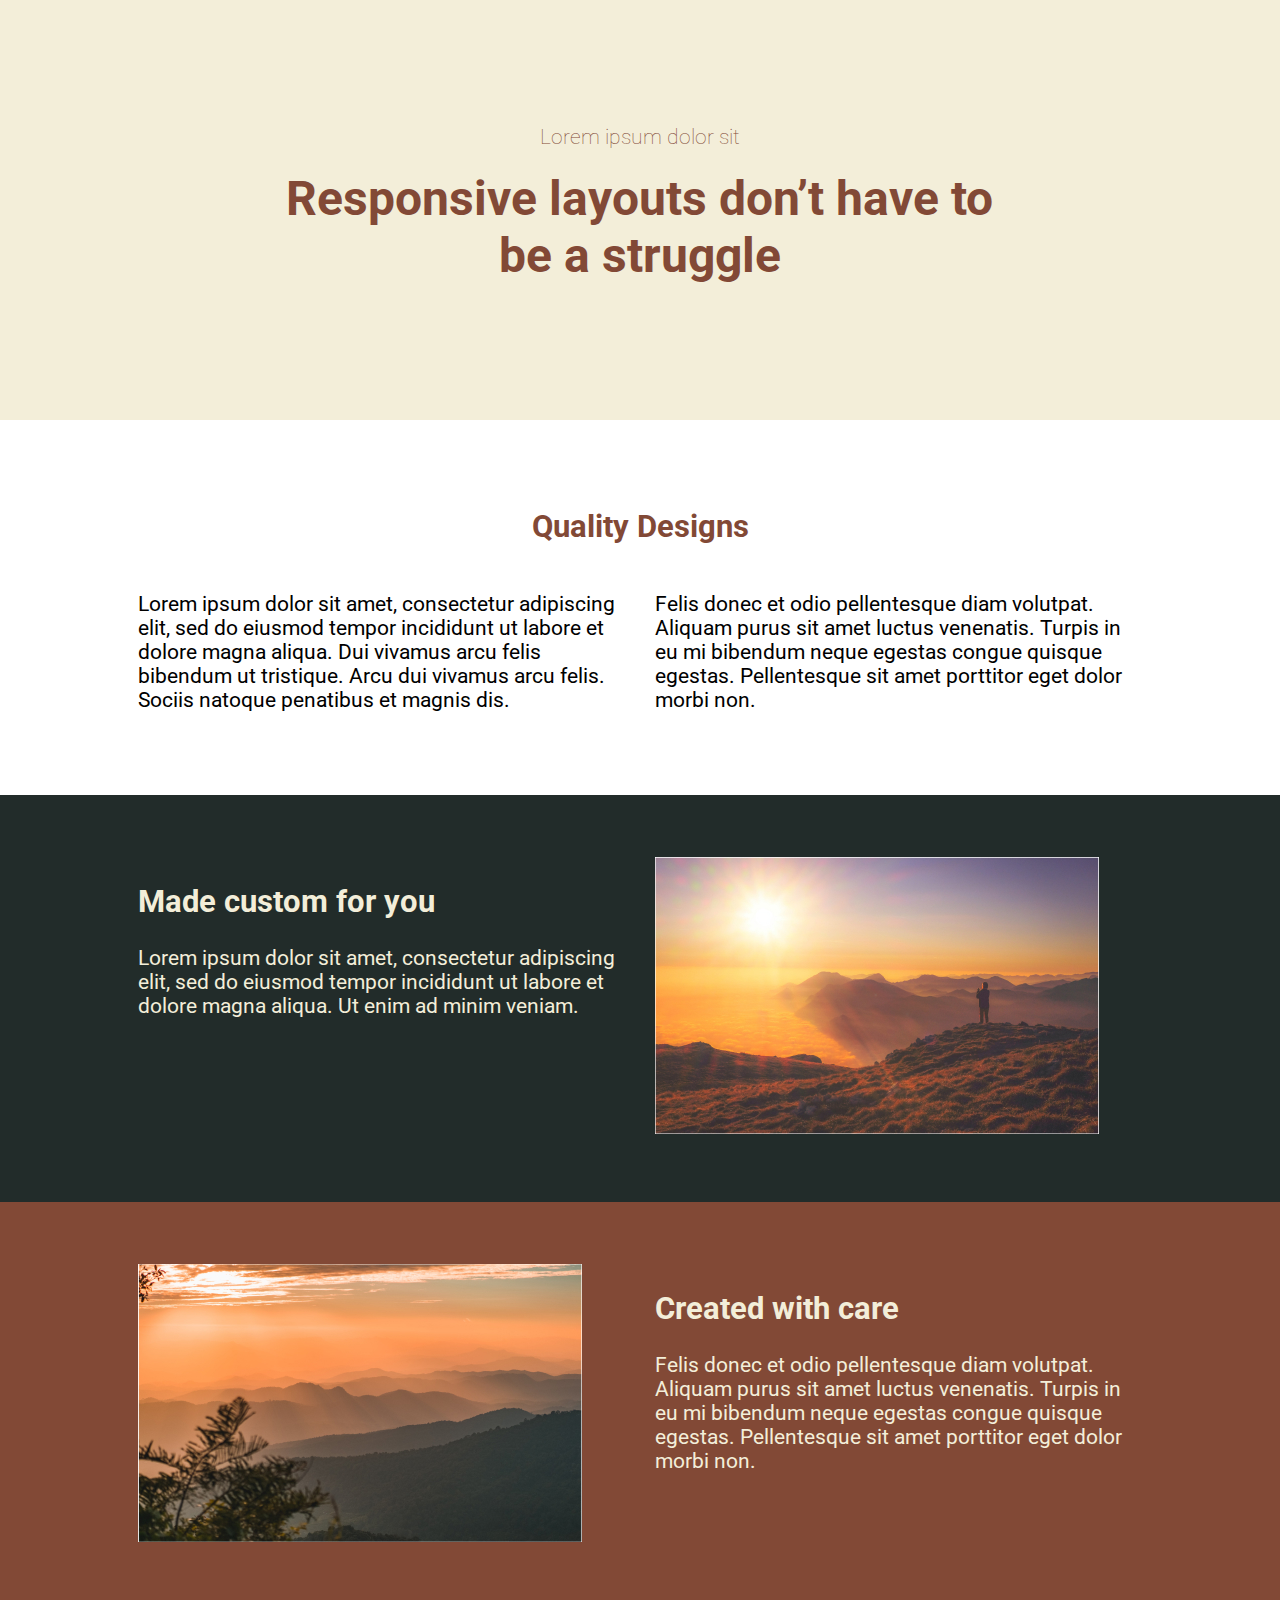
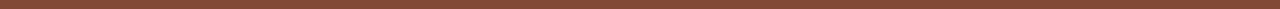
<file: challenge4/index.html>
<!DOCTYPE html>
<html lang="en">
  <head>
    <meta charset="UTF-8" />
    <meta name="viewport" content="width=device-width, initial-scale=1.0" />
    <title>Conquering Responsive Layouts</title>
    <link
      href="https://fonts.googleapis.com/css2?family=Roboto:wght@400;900&display=swap"
      rel="stylesheet"
    />
    <link rel="stylesheet" href="style.css" />
  </head>
  <body>
    <div class="first_section">
      <div class="container">
        <div class="first_section_text">
          <p>Lorem ipsum dolor sit</p>
          <h1>Responsive layouts don’t have to be a struggle</h1>
        </div>
      </div>
    </div>
    <div class="sub_section">
      <div class="container row f-col">
        <div class="header">
          <h2>Quality Designs</h2>
        </div>
        <div class="row p-0">
          <div class="col">
            <p>
              Lorem ipsum dolor sit amet, consectetur adipiscing elit, sed do
              eiusmod tempor incididunt ut labore et dolore magna aliqua. Dui
              vivamus arcu felis bibendum ut tristique. Arcu dui vivamus arcu
              felis. Sociis natoque penatibus et magnis dis.
            </p>
          </div>
          <div class="col">
            <p>
              Felis donec et odio pellentesque diam volutpat. Aliquam purus sit
              amet luctus venenatis. Turpis in eu mi bibendum neque egestas
              congue quisque egestas. Pellentesque sit amet porttitor eget dolor
              morbi non.
            </p>
          </div>
        </div>
      </div>
    </div>
    <div class="sub_section color-section-1">
      <div class="container row">
        <div class="col">
          <h2>Made custom for you</h2>
          <p>
            Lorem ipsum dolor sit amet, consectetur adipiscing elit, sed do
            eiusmod tempor incididunt ut labore et dolore magna aliqua. Ut enim ad
            minim veniam.
          </p>
        </div>
        <div class="col">
          <img src="image-01.jpg" />
        </div>
      </div>
    </div>
    <div class="sub_section color-section-2">
      <div class="container row">
        <div class="col">
          <img src="image-02.jpg" />
        </div>
        <div class="col">
          <h2>Created with care</h2>
          <p>
            Felis donec et odio pellentesque diam volutpat. Aliquam purus sit amet
            luctus venenatis. Turpis in eu mi bibendum neque egestas congue
            quisque egestas. Pellentesque sit amet porttitor eget dolor morbi non.
          </p>
        </div>
      </div>
  
    </div>
  </body>
</html>
</file>
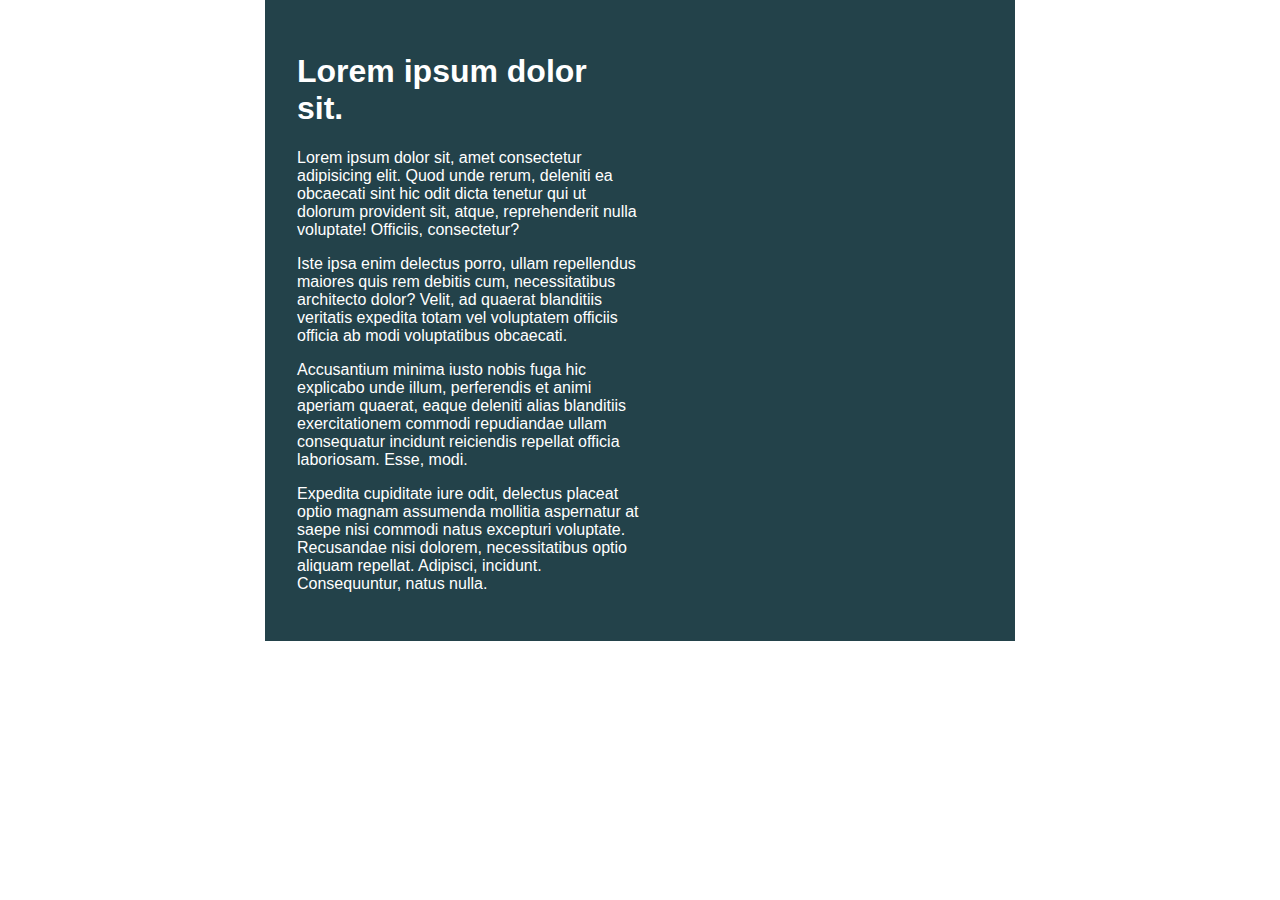
<file: day1/index.html>
<!DOCTYPE html>
<html lang="en">

<head>
    <meta charset="UTF-8">
    <meta name="viewport" content="width=device-width, initial-scale=1.0">
    <title>Day 01</title>

    <link rel="stylesheet" href="style.css">
</head>

<body>
    <div class="container">
        <div class="intro-content">
            <h1>Lorem ipsum dolor sit.</h1>
            <p>Lorem ipsum dolor sit, amet consectetur adipisicing elit. Quod unde rerum, deleniti ea obcaecati sint hic
                odit dicta tenetur qui ut dolorum provident sit, atque, reprehenderit nulla voluptate! Officiis,
                consectetur?</p>
            <p>Iste ipsa enim delectus porro, ullam repellendus maiores quis rem debitis cum, necessitatibus architecto
                dolor? Velit, ad quaerat blanditiis veritatis expedita totam vel voluptatem officiis officia ab modi
                voluptatibus obcaecati.</p>
            <p>Accusantium minima iusto nobis fuga hic explicabo unde illum, perferendis et animi aperiam quaerat, eaque
                deleniti alias blanditiis exercitationem commodi repudiandae ullam consequatur incidunt reiciendis
                repellat officia laboriosam. Esse, modi.</p>
            <p>Expedita cupiditate iure odit, delectus placeat optio magnam assumenda mollitia aspernatur at saepe nisi
                commodi natus excepturi voluptate. Recusandae nisi dolorem, necessitatibus optio aliquam repellat.
                Adipisci, incidunt. Consequuntur, natus nulla.</p>
        </div>
    </div>
</body>

</html>
</file>
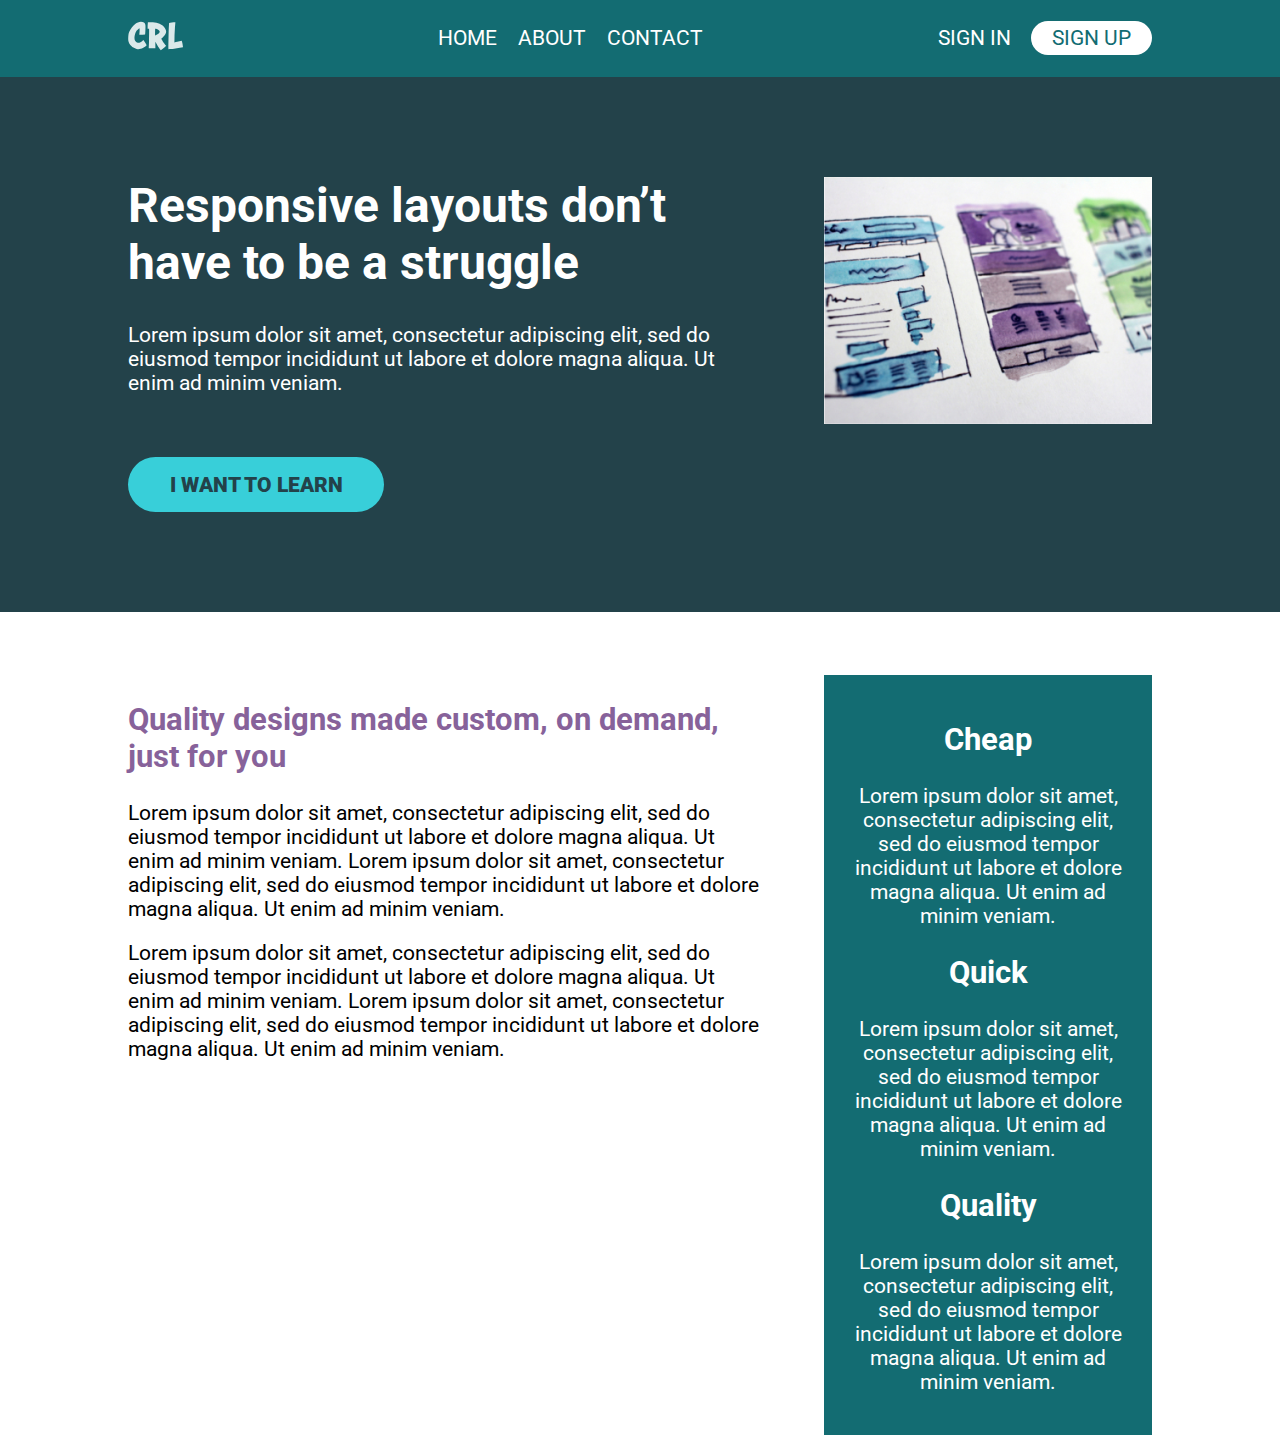
<file: day11/index.html>
<!DOCTYPE html>
<html lang="en">
  <head>
    <meta charset="UTF-8" />
    <meta name="viewport" content="width=device-width, initial-scale=1.0" />
    <title>Conquering Responsive Layouts</title>
    <link
      href="https://fonts.googleapis.com/css2?family=Roboto:wght@400;900&display=swap"
      rel="stylesheet"
    />
    <link rel="stylesheet" href="style.css" />
  </head>
  <body>
    <header>
      <div class="container row">
        <a href="#" class="logo">
          <img src="logo.svg" />
        </a>
        <nav class="nav">
          <ul class="nav__list nav__list--primary">
            <li class="nav__item"><a href="#" class="nav__link">Home</a></li>
            <li class="nav__item"><a href="#" class="nav__link">About</a></li>
            <li class="nav__item"><a href="#" class="nav__link">Contact</a></li>
            
          </ul>
          <ul class="nav__list nav__list--secondary">
            <li class="nav__item"><a href="#" class="nav__link">Sign In</a></li>
            <li class="nav__item">
              <a href="#" class="nav__link nav__link--button">Sign up</a>
            </li>
          </li>
        </nav>
      </div>
    </header>

    <section class="hero">
      <div class="container row">
        <div class="hero__text">
          <h1>Responsive layouts don’t have to be a struggle</h1>
          <p>
            Lorem ipsum dolor sit amet, consectetur adipiscing elit, sed do
            eiusmod tempor incididunt ut labore et dolore magna aliqua. Ut enim
            ad minim veniam.
          </p>
          <a href="#" class="btn">I want to learn</a>
        </div>
        <img
          src="img/hero-img.jpg"
          alt="UX design sketches"
          class="hero__img"
        />
      </div>
    </section>

    <main class="main container row">
      <section class="primary-content">
        <h2 class="section-title">
          Quality designs made custom, on demand, just for you
        </h2>
        <p>
          Lorem ipsum dolor sit amet, consectetur adipiscing elit, sed do
          eiusmod tempor incididunt ut labore et dolore magna aliqua. Ut enim ad
          minim veniam. Lorem ipsum dolor sit amet, consectetur adipiscing elit,
          sed do eiusmod tempor incididunt ut labore et dolore magna aliqua. Ut
          enim ad minim veniam.
        </p>
        <p>
          Lorem ipsum dolor sit amet, consectetur adipiscing elit, sed do
          eiusmod tempor incididunt ut labore et dolore magna aliqua. Ut enim ad
          minim veniam. Lorem ipsum dolor sit amet, consectetur adipiscing elit,
          sed do eiusmod tempor incididunt ut labore et dolore magna aliqua. Ut
          enim ad minim veniam.
        </p>
      </section>
      <aside class="sidebar">
        <h2 class="sidebar-title">Cheap</h2>
        <p>
          Lorem ipsum dolor sit amet, consectetur adipiscing elit, sed do
          eiusmod tempor incididunt ut labore et dolore magna aliqua. Ut enim ad
          minim veniam.
        </p>

        <h2 class="sidebar-title">Quick</h2>
        <p>
          Lorem ipsum dolor sit amet, consectetur adipiscing elit, sed do
          eiusmod tempor incididunt ut labore et dolore magna aliqua. Ut enim ad
          minim veniam.
        </p>

        <h2 class="sidebar-title">Quality</h2>
        <p>
          Lorem ipsum dolor sit amet, consectetur adipiscing elit, sed do
          eiusmod tempor incididunt ut labore et dolore magna aliqua. Ut enim ad
          minim veniam.
        </p>
      </aside>
    </main>
  </body>
</html>
</file>
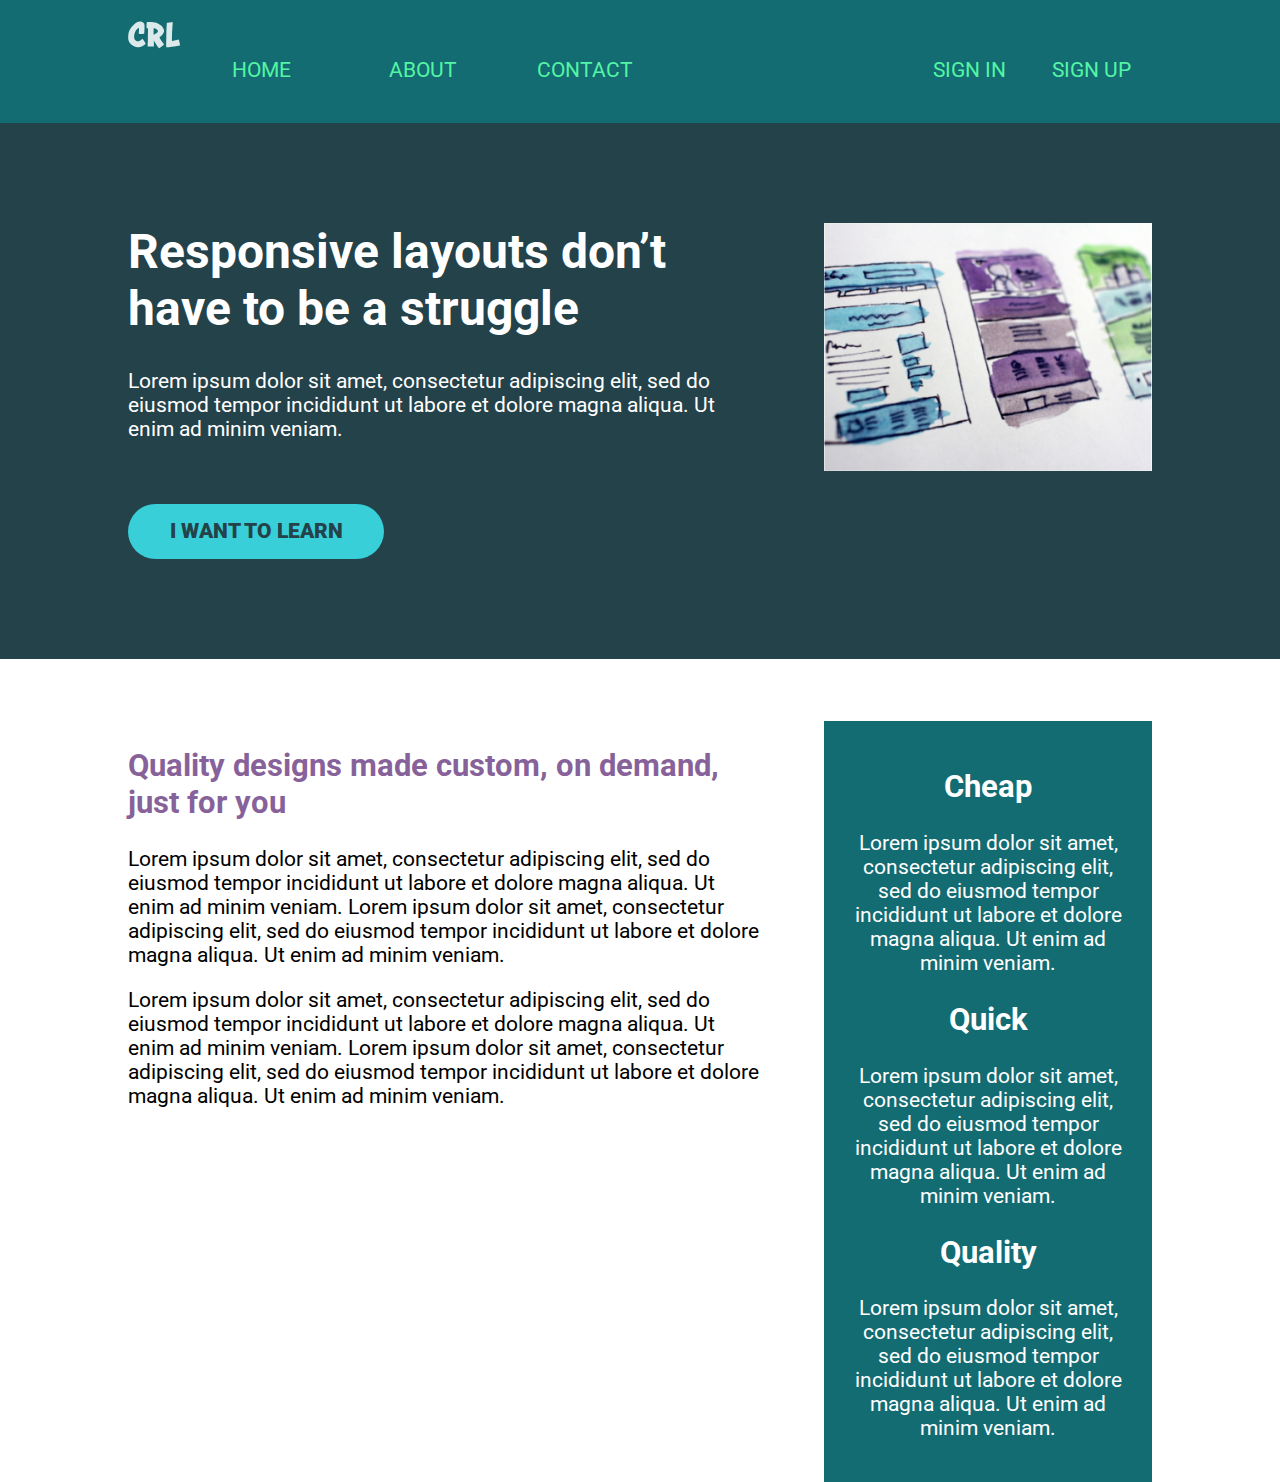
<file: day19/index.html>
<!DOCTYPE html>
<html lang="en">
<head>
    <meta charset="UTF-8">
    <meta name="viewport" content="width=device-width, initial-scale=1.0">
    <title>Conquering Responsive Layouts</title>
    <link href="https://fonts.googleapis.com/css2?family=Roboto:wght@400;900&display=swap" rel="stylesheet"> 
    <link rel="stylesheet" href="style.css">
</head>
<body>
    <header> 
        <div class="container row">
            <button class="nav-toggle" aria-label="open navigation">
                <span class="hamburger"></span>
            </button>
            <a class="logo" href="#">
                <img src="img/logo.svg" alt="conquering responsive layouts">
            </a>
            <nav class="nav">
                <ul class="nav__list nav__list--primary">
                    <li class="nav__item"><a href="#" class="nav__link">Home</a></li>
                    <li class="nav__item"><a href="#" class="nav__link">About</a></li>
                    <li class="nav__item"><a href="#" class="nav__link">Contact</a></li>
                </ul>
                <ul class="nav__list nav__list--secondary">
                    <li class="nav__item"><a href="#" class="nav__link">Sign In</a></li>
                    <li class="nav__item"><a href="#" class="nav__link nav__link--button">Sign up</a></li>
                </ul>
            </nav>
        </div>
    </header>
    
    <section class="hero">
        <div class="container row">
            <div class="hero__text">
                <h1>Responsive layouts don’t have to be a struggle</h1>
                <p>Lorem ipsum dolor sit amet, consectetur adipiscing elit, sed do eiusmod tempor incididunt ut labore et dolore magna aliqua. Ut enim ad minim veniam.</p>
                <a href="#" class="btn">I want to learn</a>
            </div>
            <img src="img/hero-img.jpg" alt="UX design sketches" class="hero__img">
        </div>
    </section> 

    <main class="main container row">
            <section class="primary-content">
                <h2 class="section-title">Quality designs made custom, on demand, just for you</h2>
                <p>Lorem ipsum dolor sit amet, consectetur adipiscing elit, sed do eiusmod tempor incididunt ut labore et dolore magna aliqua. Ut enim ad minim veniam. Lorem ipsum dolor sit amet, consectetur adipiscing elit, sed do eiusmod tempor incididunt ut labore et dolore magna aliqua. Ut enim ad minim veniam.</p>
                <p>Lorem ipsum dolor sit amet, consectetur adipiscing elit, sed do eiusmod tempor incididunt ut labore et dolore magna aliqua. Ut enim ad minim veniam. Lorem ipsum dolor sit amet, consectetur adipiscing elit, sed do eiusmod tempor incididunt ut labore et dolore magna aliqua. Ut enim ad minim veniam.</p>
            </section>
            <aside class="sidebar">
                <h2 class="sidebar-title">Cheap</h2>
                <p>Lorem ipsum dolor sit amet, consectetur adipiscing elit, sed do eiusmod tempor incididunt ut labore et dolore magna aliqua. Ut enim ad minim veniam.</p>

                <h2 class="sidebar-title">Quick</h2>
                <p>Lorem ipsum dolor sit amet, consectetur adipiscing elit, sed do eiusmod tempor incididunt ut labore et dolore magna aliqua. Ut enim ad minim veniam.</p>

                <h2 class="sidebar-title">Quality</h2>
                <p>Lorem ipsum dolor sit amet, consectetur adipiscing elit, sed do eiusmod tempor incididunt ut labore et dolore magna aliqua. Ut enim ad minim veniam.</p>
            </aside>
    </main>

    <script src="main.js"></script>

</body>
</html>
</file>
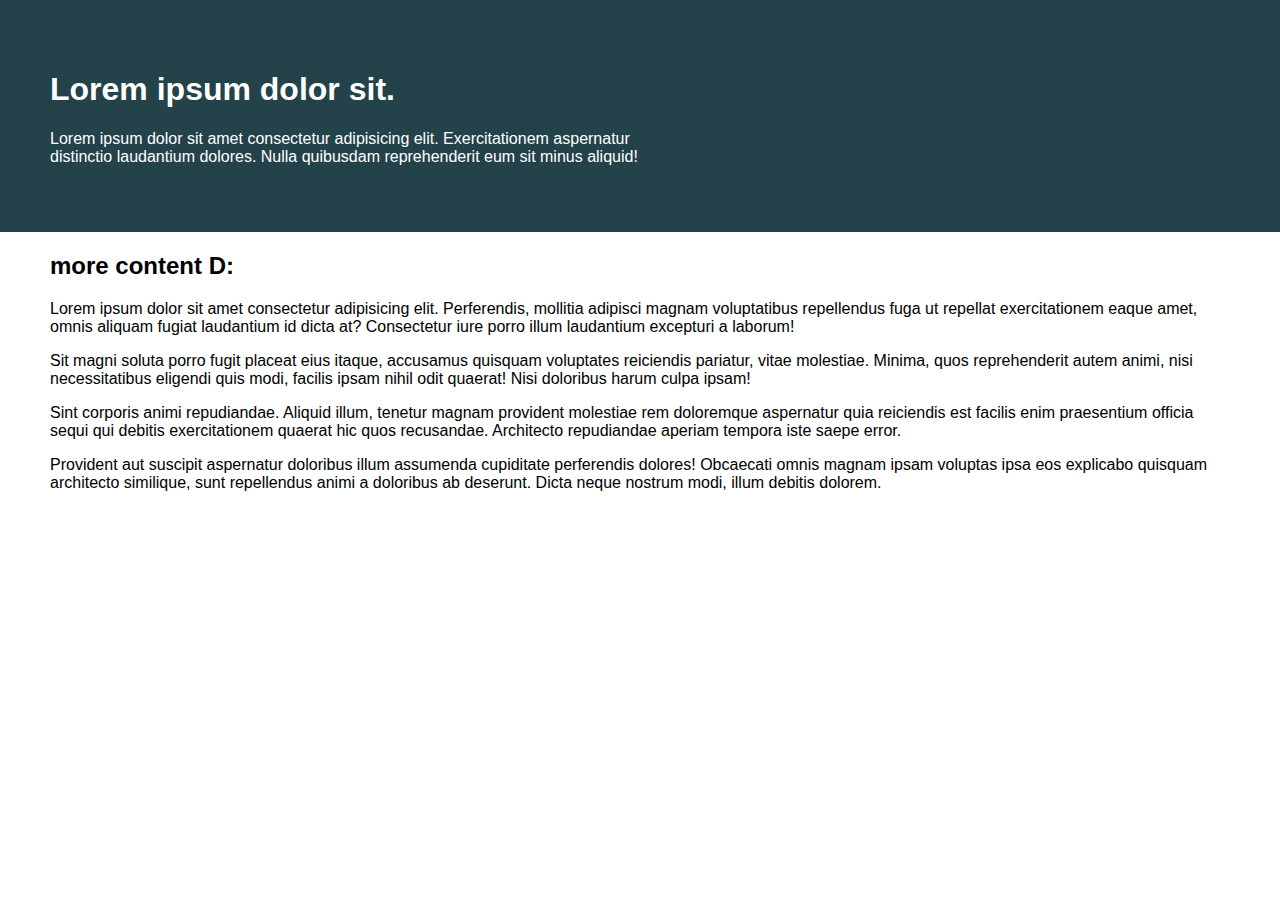
<file: day2/index.html>
<!DOCTYPE html>
<html lang="en">
<head> 
    <meta charset="UTF-8">
    <meta name="viewport" content="width=device-width, initial-scale=1.0">
    <title>Day 01</title>
 
    <link rel="stylesheet" href="style.css">
</head>
<body>

    <div class="container">
        <div class="intro-content">
            <h1>Lorem ipsum dolor sit.</h1>
            <p>Lorem ipsum dolor sit amet consectetur adipisicing elit. Exercitationem aspernatur distinctio laudantium dolores. Nulla quibusdam reprehenderit eum sit minus aliquid!</p>
        </div>
    </div>

    <div class="content">
        <h2>more content D:</h2>
        <p>Lorem ipsum dolor sit amet consectetur adipisicing elit. Perferendis, mollitia adipisci magnam voluptatibus repellendus fuga ut repellat exercitationem eaque amet, omnis aliquam fugiat laudantium id dicta at? Consectetur iure porro illum laudantium excepturi a laborum!</p>
        <p>Sit magni soluta porro fugit placeat eius itaque, accusamus quisquam voluptates reiciendis pariatur, vitae molestiae. Minima, quos reprehenderit autem animi, nisi necessitatibus eligendi quis modi, facilis ipsam nihil odit quaerat! Nisi doloribus harum culpa ipsam!</p>
        <p>Sint corporis animi repudiandae. Aliquid illum, tenetur magnam provident molestiae rem doloremque aspernatur quia reiciendis est facilis enim praesentium officia sequi qui debitis exercitationem quaerat hic quos recusandae. Architecto repudiandae aperiam tempora iste saepe error.</p>
        <p>Provident aut suscipit aspernatur doloribus illum assumenda cupiditate perferendis dolores! Obcaecati omnis magnam ipsam voluptas ipsa eos explicabo quisquam architecto similique, sunt repellendus animi a doloribus ab deserunt. Dicta neque nostrum modi, illum debitis dolorem.</p>
    </div>

</body>
</html>
</file>
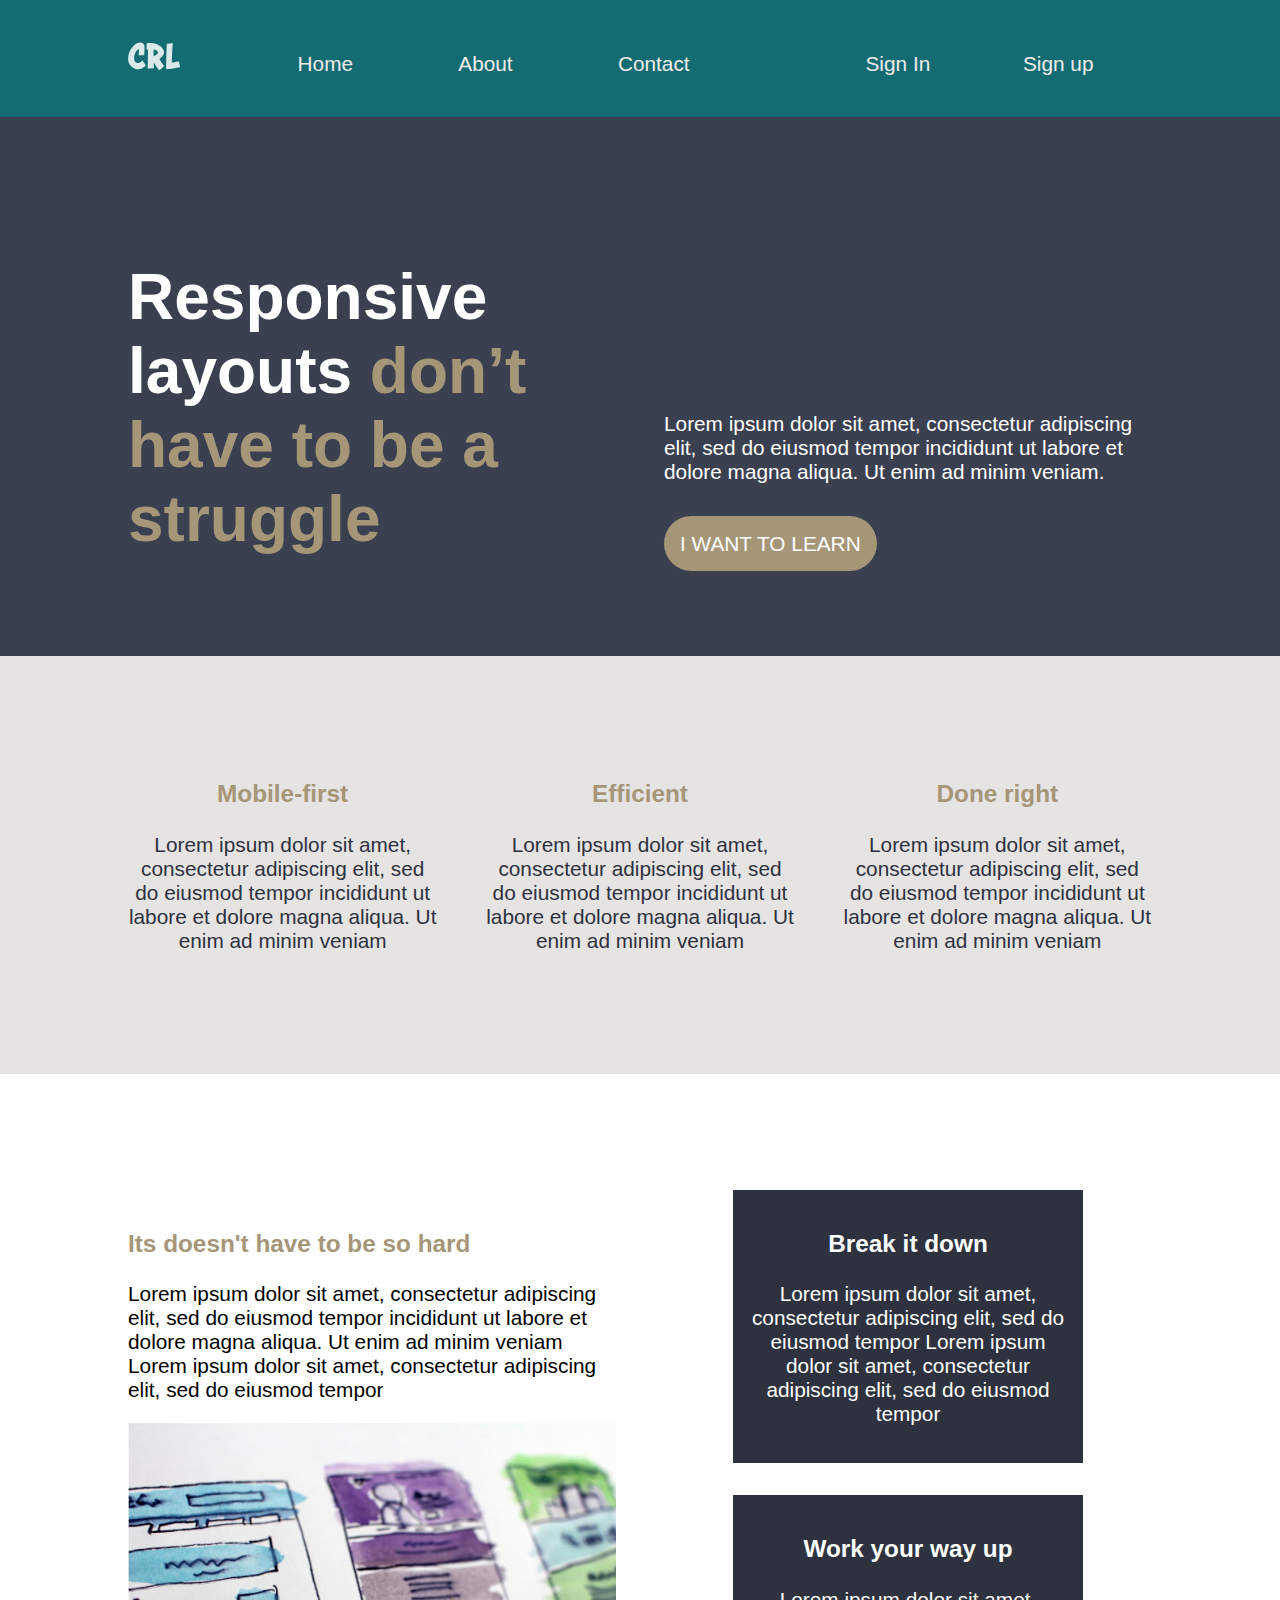
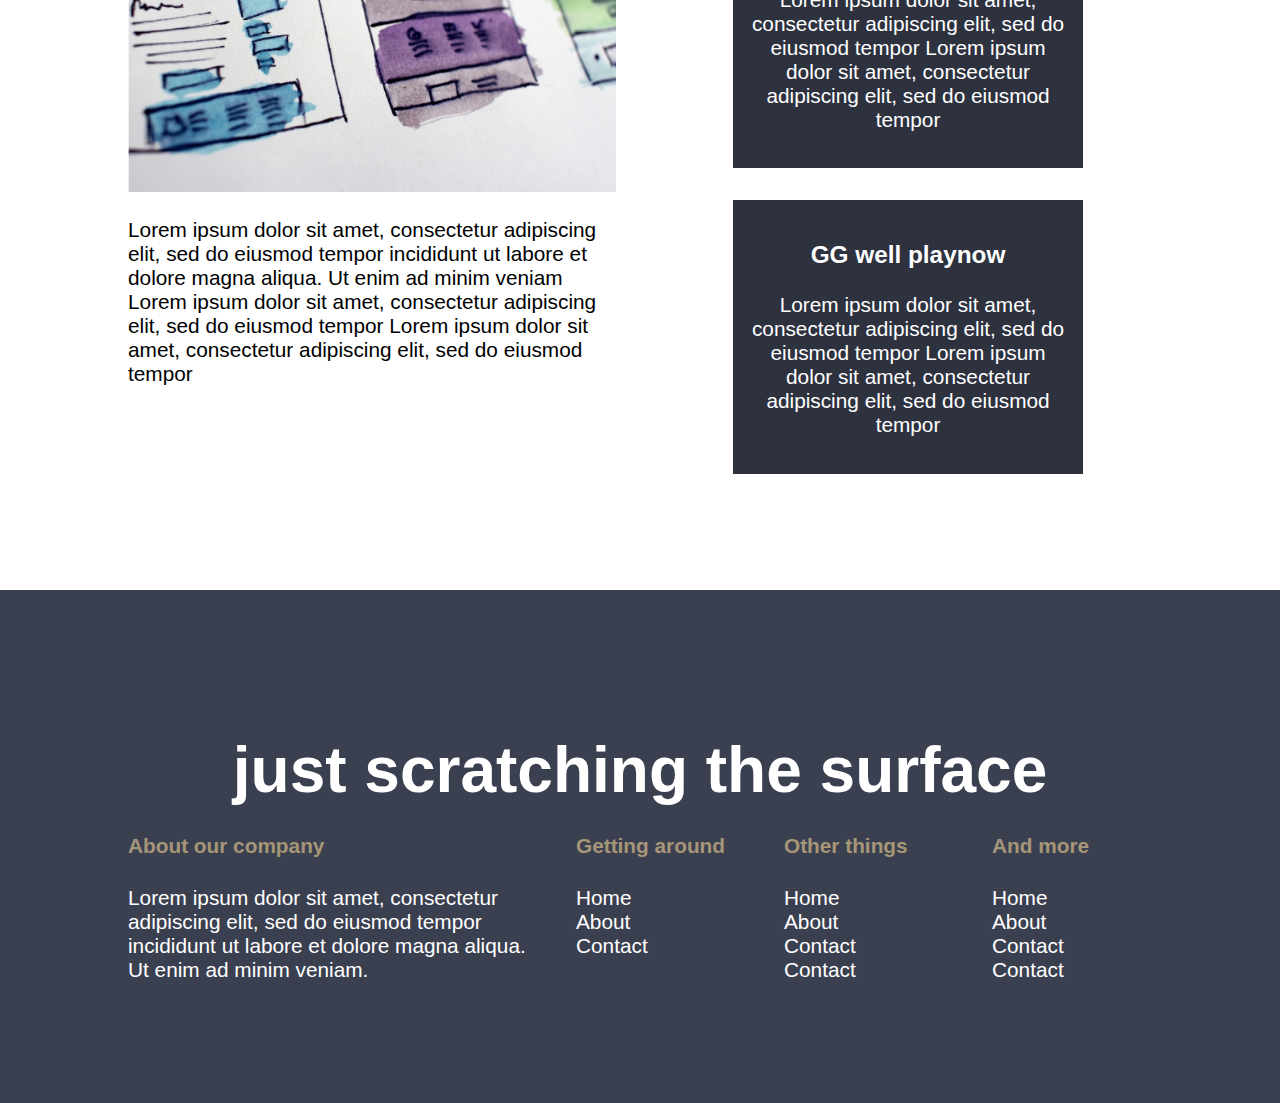
<file: day21/index.html>
<!DOCTYPE html>
<html lang="en">
  <head>
    <meta charset="UTF-8" />
    <meta http-equiv="X-UA-Compatible" content="IE=edge" />
    <meta name="viewport" content="width=device-width, initial-scale=1.0" />
    <title>Final</title>
    <link rel="stylesheet" href="style.css" />
  </head>
  <body>
    <header>
      <div class="container row">
        <button class="nav-toggle" aria-label="open navigation">
          <span class="hamburger"></span>
        </button>
        <a class="logo" href="#">
          <img src="img/logo.svg" alt="conquering responsive layouts" />
        </a>
        <nav class="nav">
          <ul class="nav__list nav__list--primary">
            <li class="nav__item"><a href="#" class="nav__link">Home</a></li>
            <li class="nav__item"><a href="#" class="nav__link">About</a></li>
            <li class="nav__item"><a href="#" class="nav__link">Contact</a></li>
          </ul>
          <ul class="nav__list nav__list--secondary">
            <li class="nav__item"><a href="#" class="nav__link">Sign In</a></li>
            <li class="nav__item">
              <a href="#" class="nav__link nav__link--button">Sign up</a>
            </li>
          </ul>
        </nav>
      </div>
    </header>
    <section class="section--topic">
      <div class="container row">
        <div class="col">
          <h1>
            Responsive layouts
            <span class="green">don’t have to be a struggle</span>
          </h1>
        </div>
        <div class="col flex-end">
          <p class="m-btm-3">
            Lorem ipsum dolor sit amet, consectetur adipiscing elit, sed do
            eiusmod tempor incididunt ut labore et dolore magna aliqua. Ut enim
            ad minim veniam.
          </p>
          <a href="#" class="btn">I want to learn</a>
        </div>
      </div>
    </section>
    <section class="section--adv">
      <div class="container row text-center">
        <div class="col">
          <h3 class="green">Mobile-first</h3>
          <p>
            Lorem ipsum dolor sit amet, consectetur adipiscing elit, sed do
            eiusmod tempor incididunt ut labore et dolore magna aliqua. Ut enim
            ad minim veniam
          </p>
        </div>
        <div class="col">
          <h3 class="green">Efficient</h3>
          <p>
            Lorem ipsum dolor sit amet, consectetur adipiscing elit, sed do
            eiusmod tempor incididunt ut labore et dolore magna aliqua. Ut enim
            ad minim veniam
          </p>
        </div>
        <div class="col">
          <h3 class="green">Done right</h3>
          <p>
            Lorem ipsum dolor sit amet, consectetur adipiscing elit, sed do
            eiusmod tempor incididunt ut labore et dolore magna aliqua. Ut enim
            ad minim veniam
          </p>
        </div>
      </div>
    </section>
    <section class="section--content">
      <div class="container row">
        <div class="col">
          <h3 class="green">Its doesn't have to be so hard</h3>
          <p>
            Lorem ipsum dolor sit amet, consectetur adipiscing elit, sed do
            eiusmod tempor incididunt ut labore et dolore magna aliqua. Ut enim
            ad minim veniam Lorem ipsum dolor sit amet, consectetur adipiscing
            elit, sed do eiusmod tempor
          </p>
          <img src="img/the-image.jpg" />
          <p>
            Lorem ipsum dolor sit amet, consectetur adipiscing elit, sed do
            eiusmod tempor incididunt ut labore et dolore magna aliqua. Ut enim
            ad minim veniam Lorem ipsum dolor sit amet, consectetur adipiscing
            elit, sed do eiusmod tempor Lorem ipsum dolor sit amet, consectetur
            adipiscing elit, sed do eiusmod tempor
          </p>
        </div>
        <div class="col text-center col--center">
          <div class="card">
            <h3>Break it down</h3>
            <p>
              Lorem ipsum dolor sit amet, consectetur adipiscing elit, sed do
              eiusmod tempor Lorem ipsum dolor sit amet, consectetur adipiscing
              elit, sed do eiusmod tempor
            </p>
          </div>
          <div class="card">
            <h3>Work your way up</h3>
            <p>
              Lorem ipsum dolor sit amet, consectetur adipiscing elit, sed do
              eiusmod tempor Lorem ipsum dolor sit amet, consectetur adipiscing
              elit, sed do eiusmod tempor
            </p>
          </div>
          <div class="card">
            <h3>GG well playnow</h3>
            <p>
              Lorem ipsum dolor sit amet, consectetur adipiscing elit, sed do
              eiusmod tempor Lorem ipsum dolor sit amet, consectetur adipiscing
              elit, sed do eiusmod tempor
            </p>
          </div>
        </div>
      </div>
    </section>
    <section class="section--topic">
      <div class="container">
        <h1 class="text-center">just scratching the surface</h1>
        <div class="row">
          <div class="col company">
            <h4 class="green">About our company</h4>
            <p>
              Lorem ipsum dolor sit amet, consectetur adipiscing elit, sed do
              eiusmod tempor incididunt ut labore et dolore magna aliqua. Ut
              enim ad minim veniam.
            </p>
          </div>
          <div class="col">
            <h4 class="green">Getting around</h4>
            <ul class="unorderlist--bottom">
              <li>Home</li>
              <li>About</li>
              <li>Contact</li>
            </ul>
          </div>
          <div class="col">
            <h4 class="green">Other things</h4>
            <ul class="unorderlist--bottom">
              <li>Home</li>
              <li>About</li>
              <li>Contact</li>
              <li>Contact</li>
            </ul>
          </div>
          <div class="col">
            <h4 class="green">And more</h4>
            <ul class="unorderlist--bottom">
              <li>Home</li>
              <li>About</li>
              <li>Contact</li>
              <li>Contact</li>
            </ul>
          </div>
        </div>
      </div>
    </section>
    <script src="main.js"></script>
  </body>
</html>
</file>
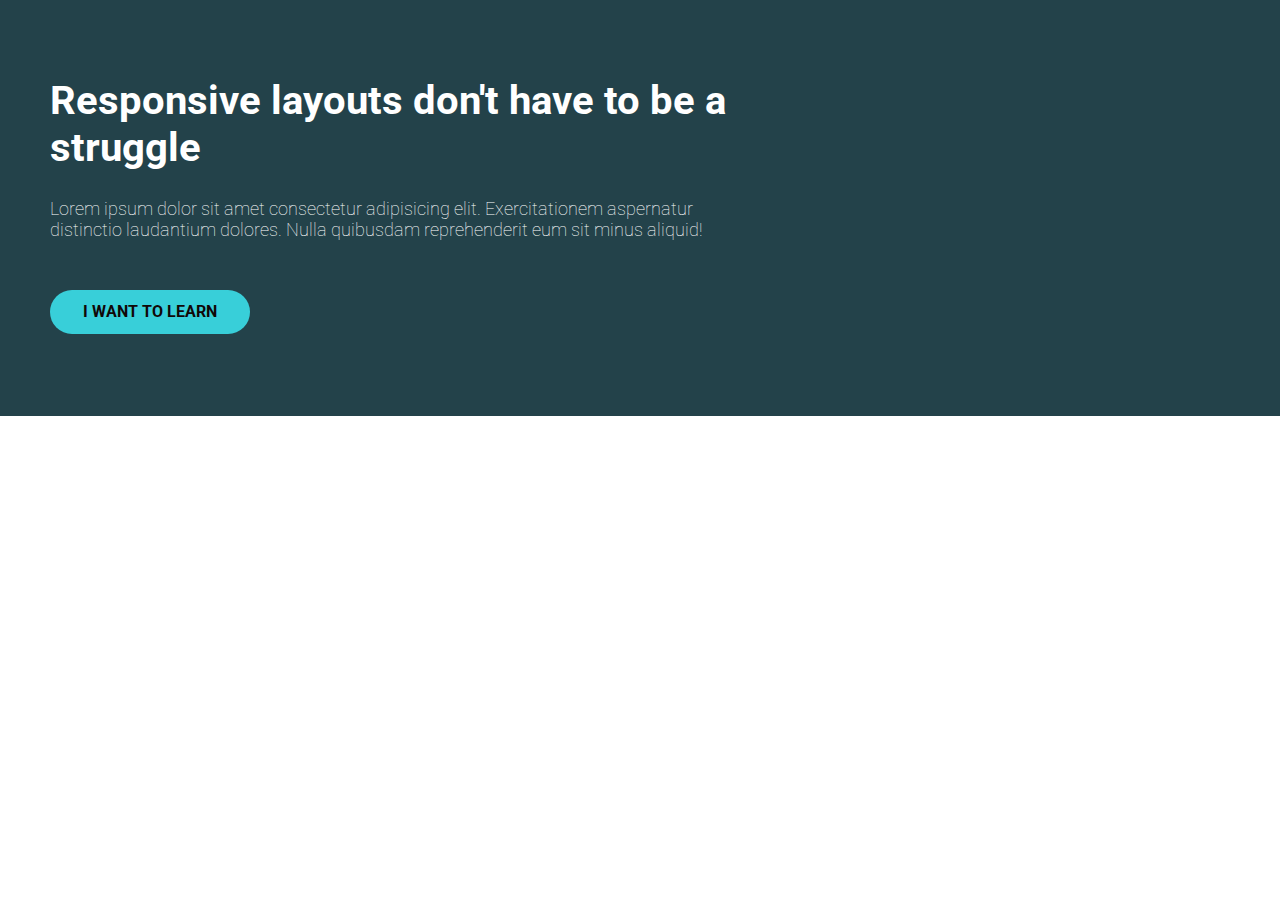
<file: day3/index.html>
<!DOCTYPE html>
<html lang="en">
<head> 
    <meta charset="UTF-8">
    <meta name="viewport" content="width=device-width, initial-scale=1.0">
    <title>Day 03</title>
    <link rel="preconnect" href="https://fonts.gstatic.com">
    <link href="https://fonts.googleapis.com/css2?family=Roboto&display=swap" rel="stylesheet">
    <link rel="stylesheet" href="style.css">
</head>
<body>

    <div class="container">
        <div class="intro-content">
            <h1 class="h1__special">Responsive layouts don't have to be a struggle</h1>
            <p class="subtitle">Lorem ipsum dolor sit amet consectetur adipisicing elit. Exercitationem aspernatur distinctio laudantium dolores. Nulla quibusdam reprehenderit eum sit minus aliquid!</p>
            <a href="#"" class="btn">
                I WANT TO LEARN
            </a>
        </div>
    </div>
</body>
</html>
</file>
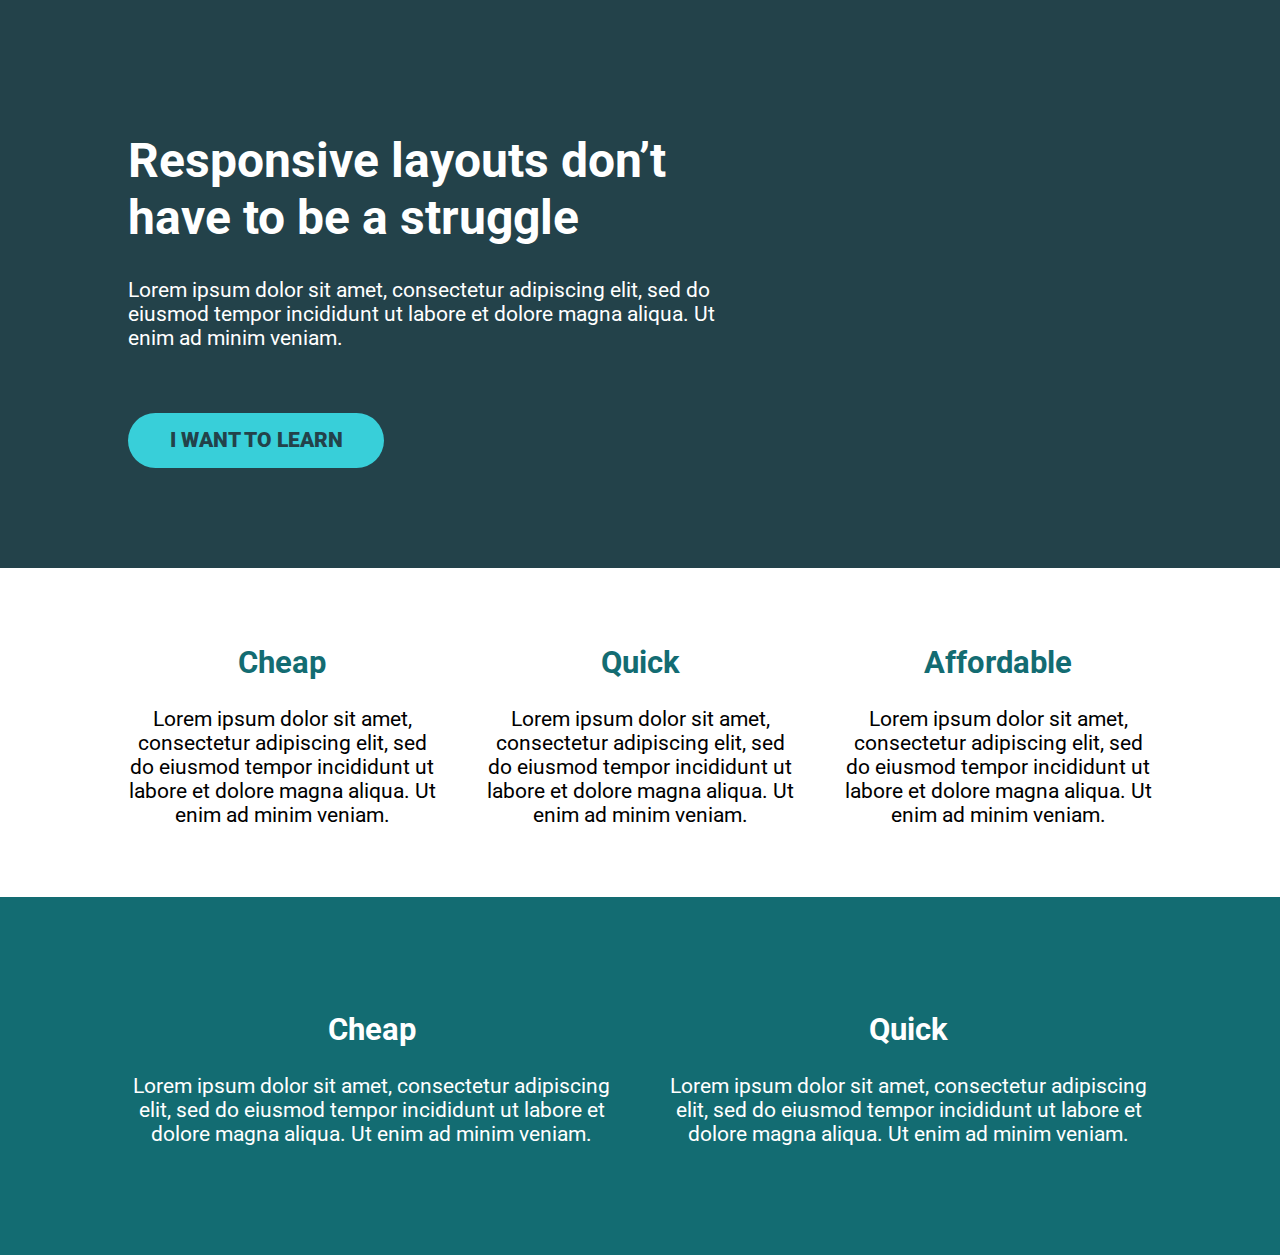
<file: day8/index.html>
<!DOCTYPE html>
<html lang="en">

<head>
    <meta charset="UTF-8">
    <meta name="viewport" content="width=device-width, initial-scale=1.0">
    <title>Challenge time!</title>
    <link href="https://fonts.googleapis.com/css2?family=Roboto:wght@400;900&display=swap" rel="stylesheet">
    <link rel="stylesheet" href="style.css">
</head>

<body>
    <div class="hero">
        <div class="container">
            <div class="hero__text">
                <h1>Responsive layouts don’t have to be a struggle</h1>
                <p>Lorem ipsum dolor sit amet, consectetur adipiscing elit, sed do eiusmod tempor incididunt ut labore
                    et dolore magna aliqua. Ut enim ad minim veniam.</p>
                <a href="#" class="btn">I want to learn</a>
            </div>
        </div>
    </div>
    <div class="container">
        <div class="row">
            <div class="col">
                <h2>Cheap</h2>
                <p>Lorem ipsum dolor sit amet, consectetur adipiscing elit, sed do eiusmod tempor incididunt ut labore
                    et dolore magna aliqua. Ut enim ad minim veniam.</p>
            </div>
            <div class="col">
                <h2>Quick</h2>
                <p>Lorem ipsum dolor sit amet, consectetur adipiscing elit, sed do eiusmod tempor incididunt ut labore
                    et dolore magna aliqua. Ut enim ad minim veniam.</p>
            </div>
            <div class="col">
                <h2>Affordable</h2>
                <p>Lorem ipsum dolor sit amet, consectetur adipiscing elit, sed do eiusmod tempor incididunt ut labore
                    et dolore magna aliqua. Ut enim ad minim veniam.</p>
            </div>
        </div>
    </div>
    <div class="container-extra">
        <div class="row full">
            <div class="col">
                <h2>Cheap</h2>
                <p>Lorem ipsum dolor sit amet, consectetur adipiscing elit, sed do eiusmod tempor incididunt ut labore
                    et
                    dolore magna aliqua. Ut enim ad minim veniam.</p>
            </div>
            <div class="col">
                <h2>Quick</h2>
                <p>Lorem ipsum dolor sit amet, consectetur adipiscing elit, sed do eiusmod tempor incididunt ut labore
                    et
                    dolore magna aliqua. Ut enim ad minim veniam.</p>
            </div>
        </div>
    </div>


</body>

</html>
</file>
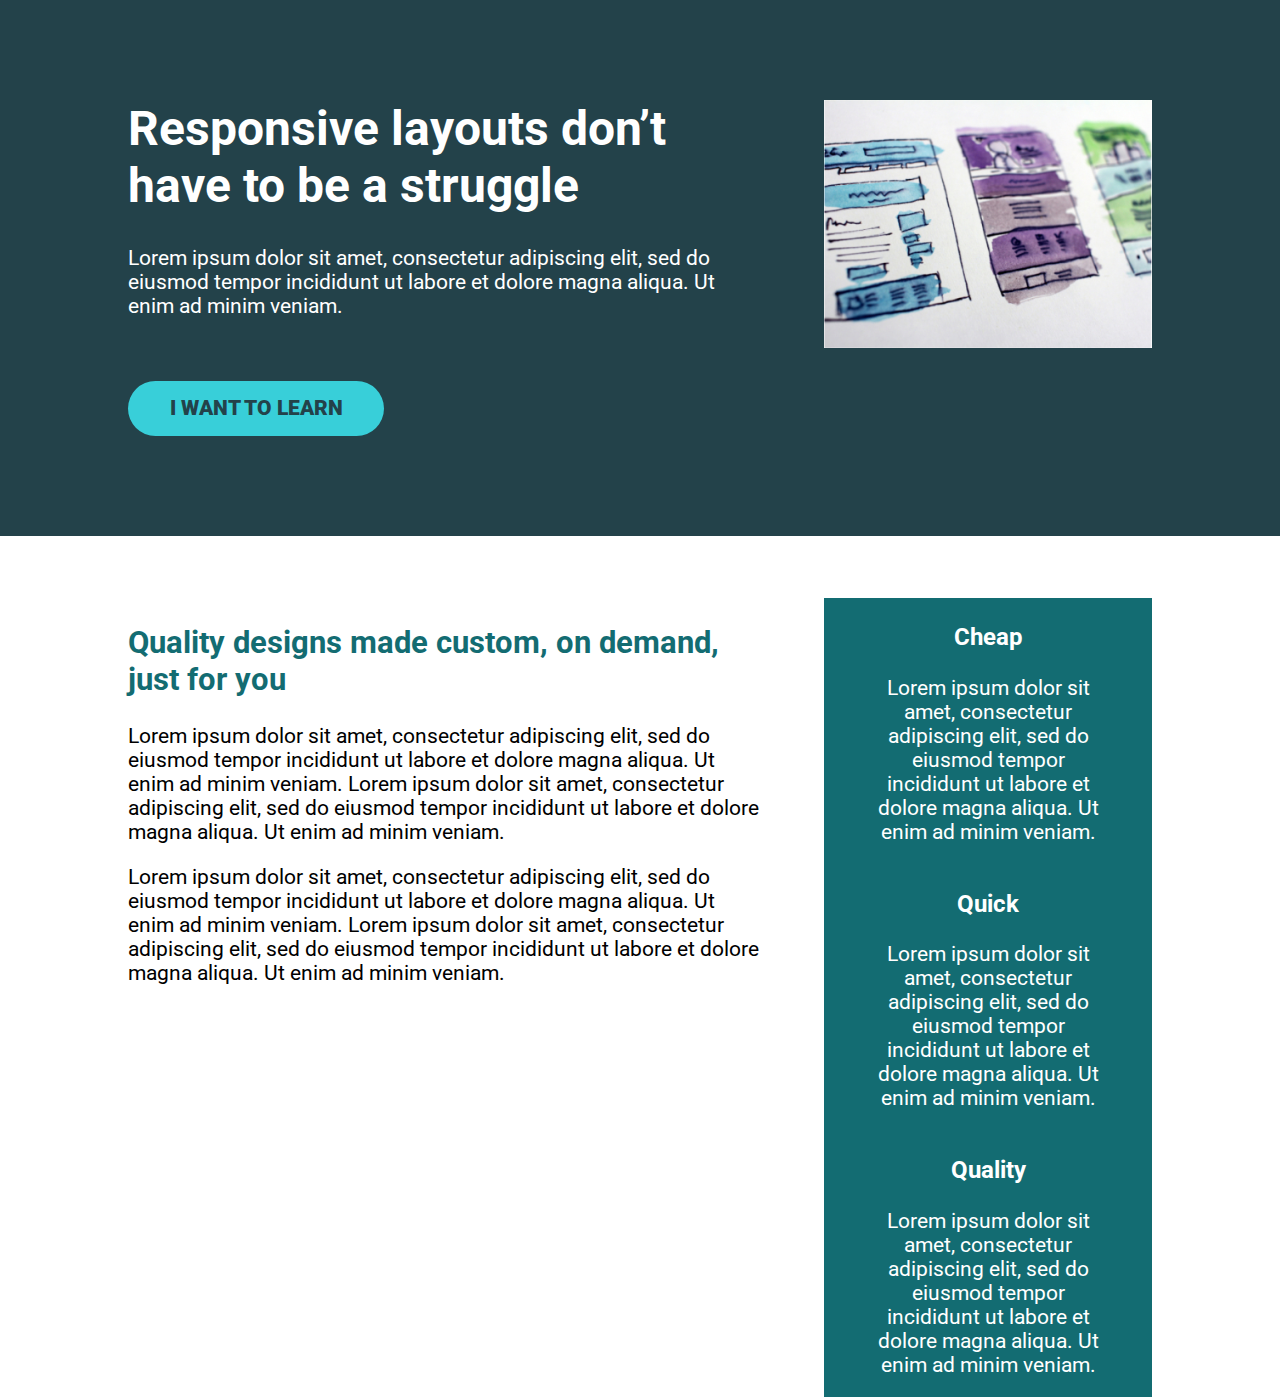
<file: day9/index.html>
<!DOCTYPE html>
<html lang="en">

<head>
    <meta charset="UTF-8">
    <meta name="viewport" content="width=device-width, initial-scale=1.0">
    <title>Conquering Rsponsive Layouts</title>
    <link href="https://fonts.googleapis.com/css2?family=Roboto:wght@400;900&display=swap" rel="stylesheet">
    <link rel="stylesheet" href="style.css">
</head>

<body>
    <div class="hero">
        <div class="container row">
            <div class="hero__text">
                <h1>Responsive layouts don’t have to be a struggle</h1>
                <p>Lorem ipsum dolor sit amet, consectetur adipiscing elit, sed do eiusmod tempor incididunt ut labore
                    et dolore magna aliqua. Ut enim ad minim veniam.</p>
                <a href="#" class="btn">I want to learn</a>
            </div>
            <div class="hero__img">
                <img  src="img/hero-img.jpg">
            </div>
        </div>
    </div>
    <div class="container row margin__top">
        <div class="main__content">
            <h2>Quality designs made custom, on demand, just for you</h2>
            <p>Lorem ipsum dolor sit amet, consectetur adipiscing elit, sed do eiusmod tempor incididunt ut labore et
                dolore magna aliqua. Ut enim ad minim veniam. Lorem ipsum dolor sit amet, consectetur adipiscing elit,
                sed do eiusmod tempor incididunt ut labore et dolore magna aliqua. Ut enim ad minim veniam.</p>

            <p> Lorem ipsum dolor sit amet, consectetur adipiscing elit, sed do eiusmod tempor incididunt ut labore et
                dolore magna aliqua. Ut enim ad minim veniam. Lorem ipsum dolor sit amet, consectetur adipiscing elit,
                sed do eiusmod tempor incididunt ut labore et dolore magna aliqua. Ut enim ad minim veniam.</p>
        </div>
        <div class="side__content">
            <div class="flex__column">
                <div class="col">
                    <h3>Cheap</h3>
                    <p>Lorem ipsum dolor sit amet, consectetur adipiscing elit, sed do eiusmod tempor incididunt ut
                        labore et dolore magna aliqua. Ut enim ad minim veniam.</p>
                </div>
                <div class="col">
                    <h3>Quick</h3>
                    <p>Lorem ipsum dolor sit amet, consectetur adipiscing elit, sed do eiusmod tempor incididunt ut
                        labore et dolore magna aliqua. Ut enim ad minim veniam.</p>
                </div>
                <div class="col">
                    <h3>Quality</h3>
                    <p>Lorem ipsum dolor sit amet, consectetur adipiscing elit, sed do eiusmod tempor incididunt ut
                        labore et dolore magna aliqua. Ut enim ad minim veniam.</p>
                </div>
            </div>
        </div>
    </div>

</body>

</html>
</file>
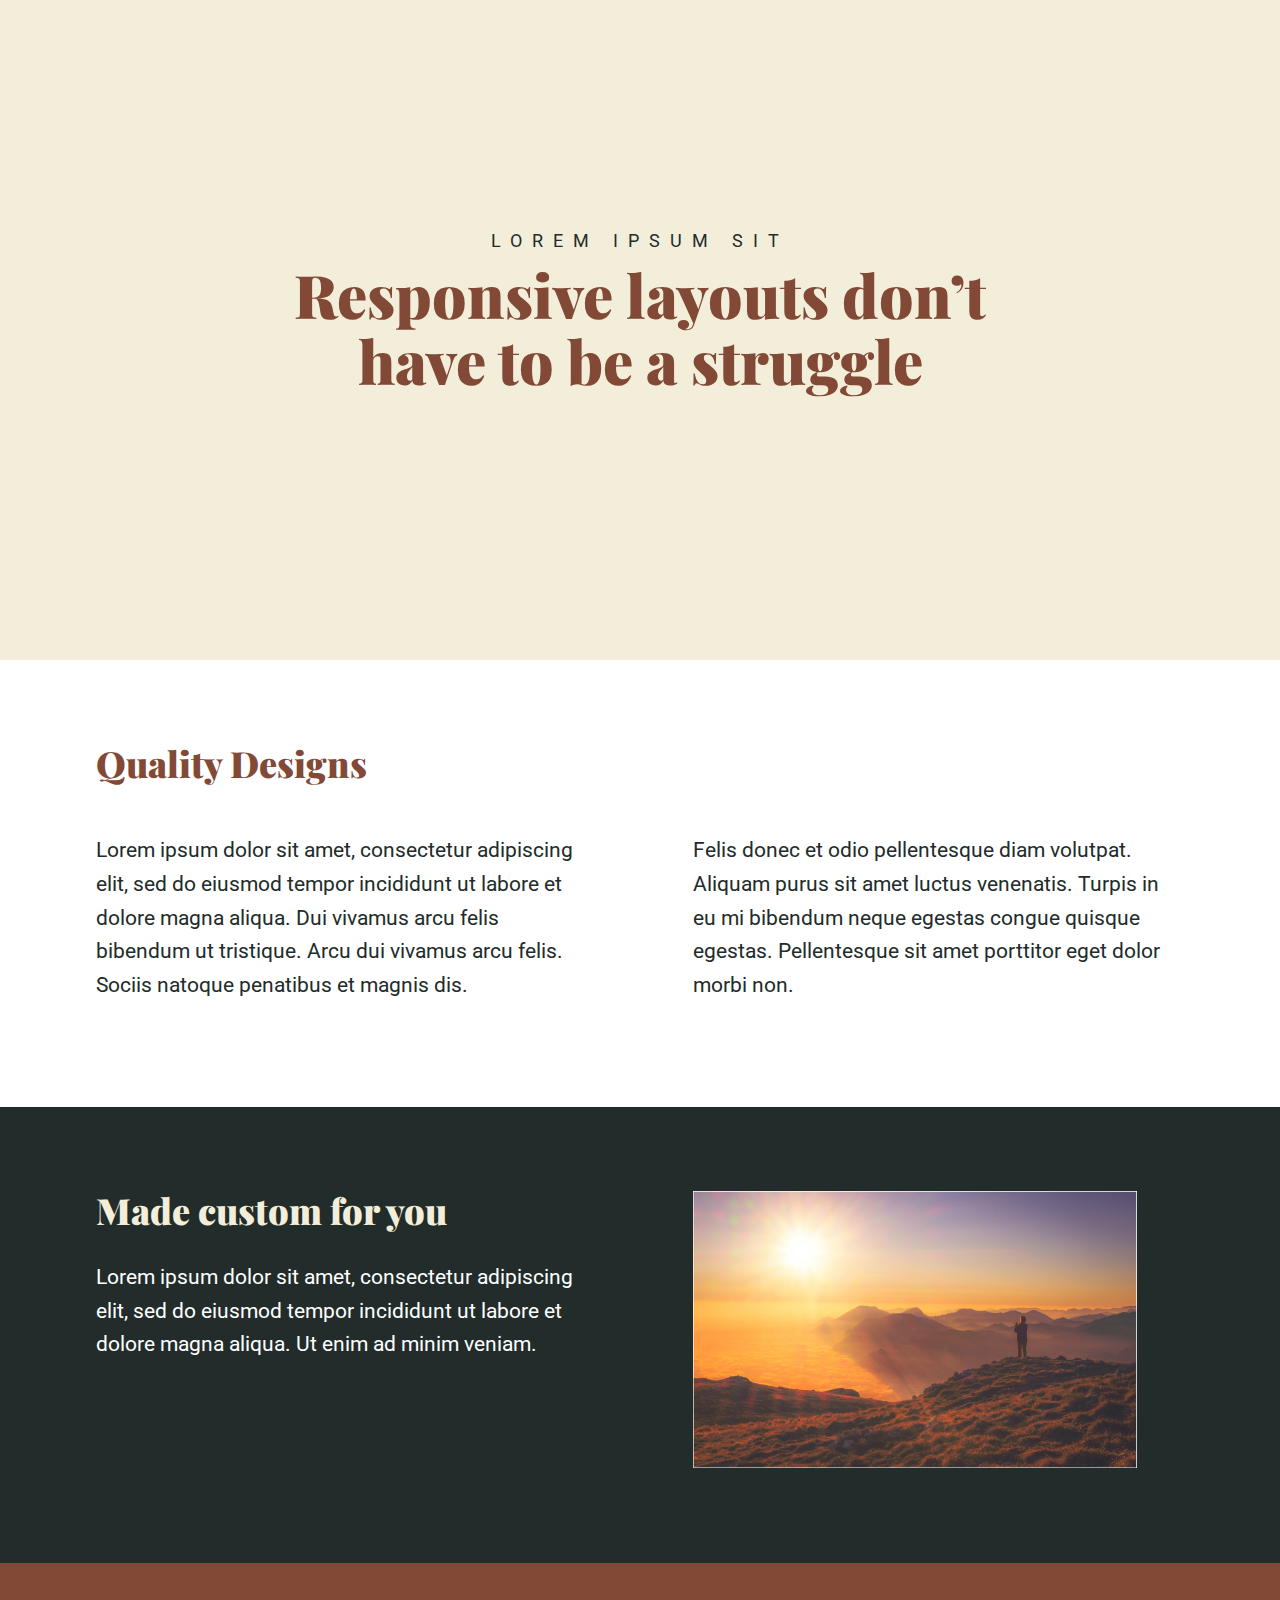
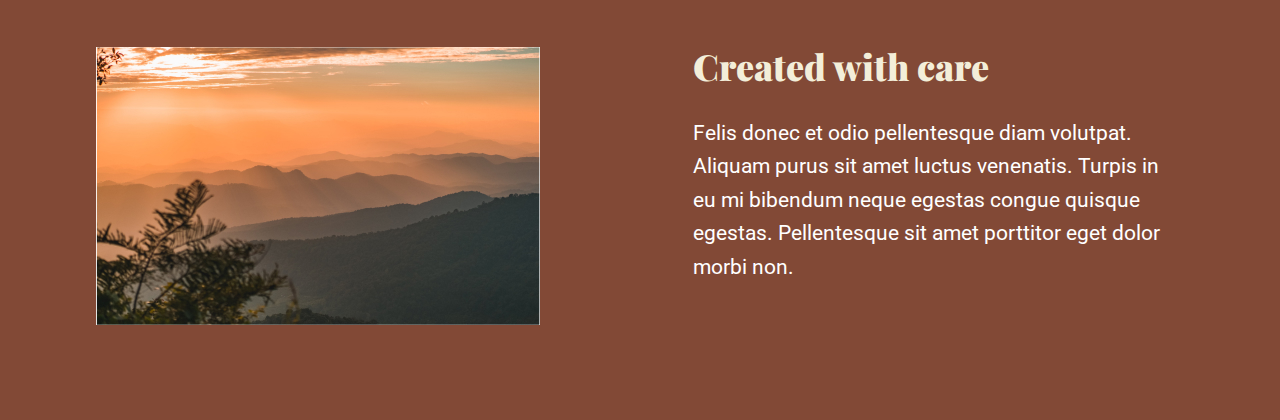
<file: challenge4/solution/index.html>
<!DOCTYPE html>
<html lang="en">
<head>
    <meta charset="UTF-8">
    <meta name="viewport" content="width=device-width, initial-scale=1.0">
    <title>Conquering Responsive Layouts</title>
    <link href="https://fonts.googleapis.com/css2?family=Playfair+Display:wght@900&family=Roboto:wght@300;400&display=swap" rel="stylesheet"> 
    <link rel="stylesheet" href="style.css">
</head>
<body>
    <section class="intro">
        <div class="container">
            <p class="intro__text">lorem ipsum sit</p>
            <h1 class="intro__title">Responsive layouts don’t<br>
            have to be a struggle</h1>

        </div>
    </section>

    <section class="section-two">
        <div class="container">
            <h2 class="section-title section-title--dark">Quality Designs</h2>
            <div class="row">
                <div class="col">
                    <p>Lorem ipsum dolor sit amet, consectetur adipiscing elit, sed do eiusmod tempor incididunt ut labore et dolore magna aliqua. Dui vivamus arcu felis bibendum ut tristique. Arcu dui vivamus arcu felis. Sociis natoque penatibus et magnis dis. </p>
                </div>
                <div class="col">
                    <p>Felis donec et odio pellentesque diam volutpat. Aliquam purus sit amet luctus venenatis. Turpis in eu mi bibendum neque egestas congue quisque egestas. Pellentesque sit amet porttitor eget dolor morbi non.</p>
                </div>
            </div>
        </div>
    </section>

    <section class="section-three">
        <div class="container row">
            <div class="col">
                <h2 class="section-title">Made custom for you</h2>
                <p>Lorem ipsum dolor sit amet, consectetur adipiscing elit, sed do eiusmod tempor incididunt ut labore et dolore magna aliqua. Ut enim ad minim veniam.</p>
            </div>
            <div class="col">
                <img src="img/image-01.jpg" alt="a sunset over a mountain range">
            </div>
        </div>
    </section>

    <section class="section-four">
        <div class="container row">
            <div class="col">
                <img src="img/image-02.jpg" alt="a sunset over a mountain range with tree branches in the foreground">
            </div>
            <div class="col">
                <h2 class="section-title">Created with care</h2>
                <p>Felis donec et odio pellentesque diam volutpat. Aliquam purus sit amet luctus venenatis. Turpis in eu mi bibendum neque egestas congue quisque egestas. Pellentesque sit amet porttitor eget dolor morbi non.</p>
            </div>
        </div>
    </section>
</body>
</html>
</file>
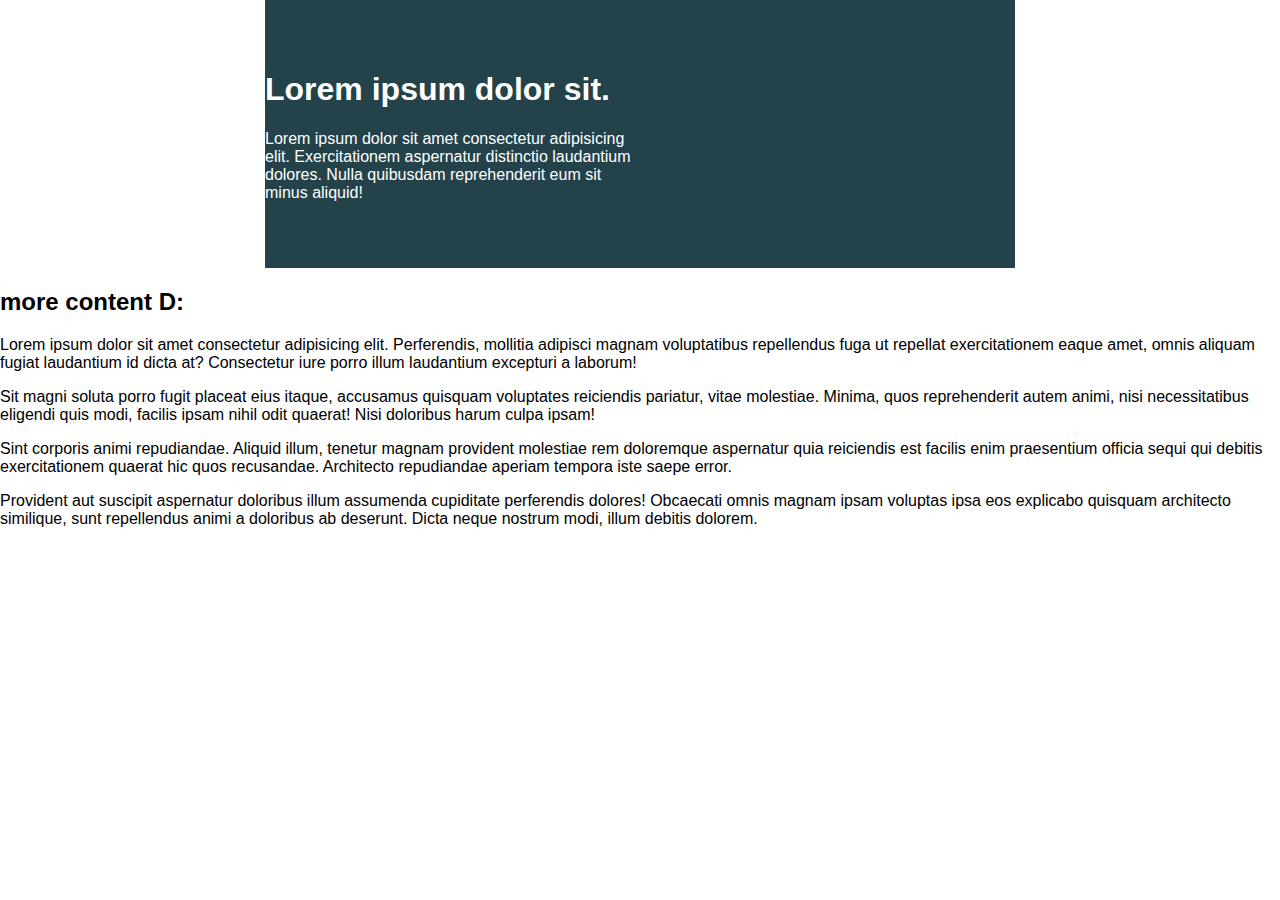
<file: day2/original/index.html>
<!DOCTYPE html>
<html lang="en">
<head> 
    <meta charset="UTF-8">
    <meta name="viewport" content="width=device-width, initial-scale=1.0">
    <title>Day 01</title>
 
    <link rel="stylesheet" href="style.css">
</head>
<body>

    <div class="container">
        <div class="intro-content">
            <h1>Lorem ipsum dolor sit.</h1>
            <p>Lorem ipsum dolor sit amet consectetur adipisicing elit. Exercitationem aspernatur distinctio laudantium dolores. Nulla quibusdam reprehenderit eum sit minus aliquid!</p>
        </div>
    </div>


    <h2>more content D:</h2>
    <p>Lorem ipsum dolor sit amet consectetur adipisicing elit. Perferendis, mollitia adipisci magnam voluptatibus repellendus fuga ut repellat exercitationem eaque amet, omnis aliquam fugiat laudantium id dicta at? Consectetur iure porro illum laudantium excepturi a laborum!</p>
    <p>Sit magni soluta porro fugit placeat eius itaque, accusamus quisquam voluptates reiciendis pariatur, vitae molestiae. Minima, quos reprehenderit autem animi, nisi necessitatibus eligendi quis modi, facilis ipsam nihil odit quaerat! Nisi doloribus harum culpa ipsam!</p>
    <p>Sint corporis animi repudiandae. Aliquid illum, tenetur magnam provident molestiae rem doloremque aspernatur quia reiciendis est facilis enim praesentium officia sequi qui debitis exercitationem quaerat hic quos recusandae. Architecto repudiandae aperiam tempora iste saepe error.</p>
    <p>Provident aut suscipit aspernatur doloribus illum assumenda cupiditate perferendis dolores! Obcaecati omnis magnam ipsam voluptas ipsa eos explicabo quisquam architecto similique, sunt repellendus animi a doloribus ab deserunt. Dicta neque nostrum modi, illum debitis dolorem.</p>


</body>
</html>
</file>
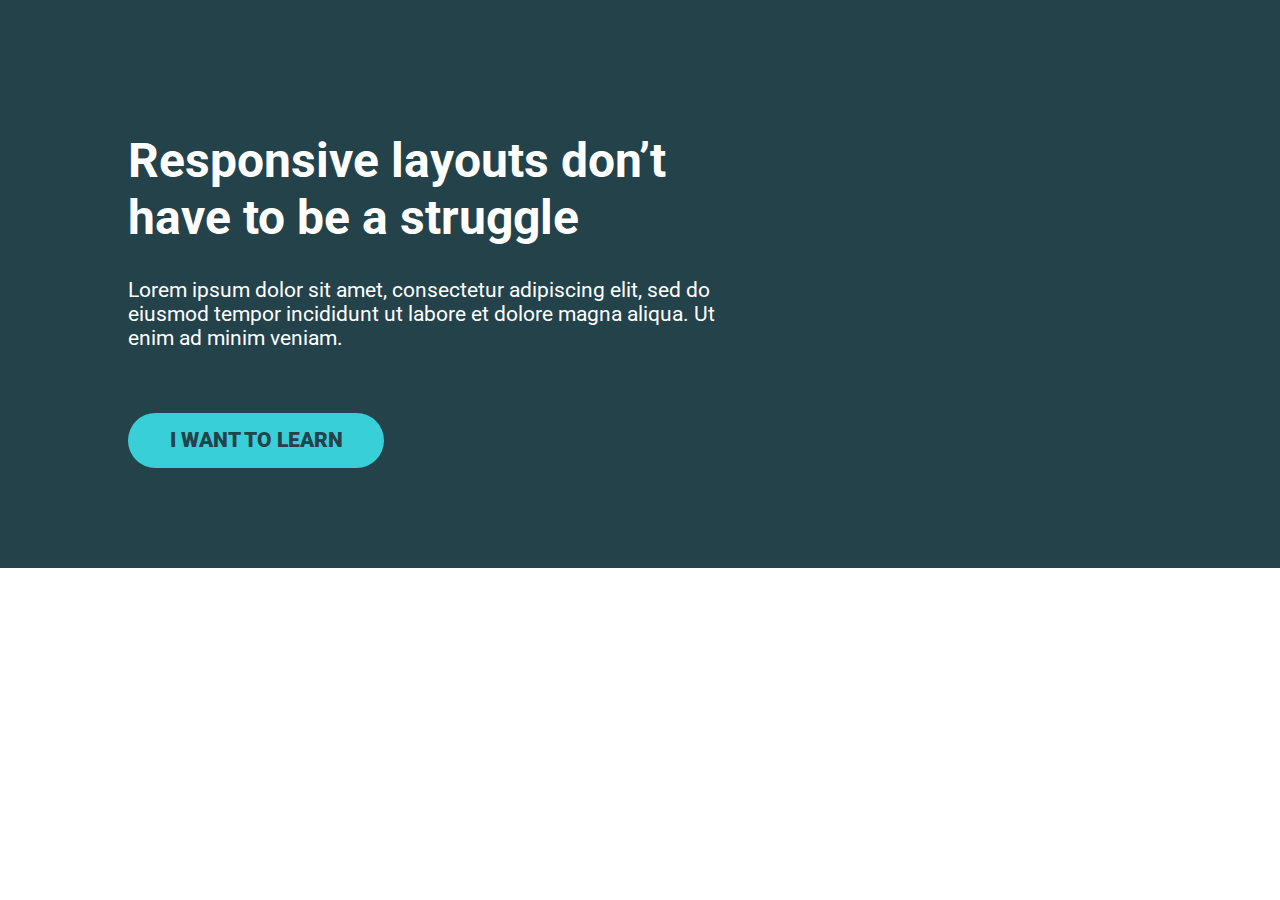
<file: day3/02-1/index.html>
<!DOCTYPE html>
<html lang="en">
<head>
    <meta charset="UTF-8">
    <meta name="viewport" content="width=device-width, initial-scale=1.0">
    <title>Document</title>
    <link href="https://fonts.googleapis.com/css2?family=Roboto:wght@400;900&display=swap" rel="stylesheet"> 
    <link rel="stylesheet" href="style.css">
</head>
<body>
    <div class="hero">
        <div class="container">
            <div class="hero__text">
                <h1>Responsive layouts don’t have to be a struggle</h1>
                <p>Lorem ipsum dolor sit amet, consectetur adipiscing elit, sed do eiusmod tempor incididunt ut labore et dolore magna aliqua. Ut enim ad minim veniam.</p>
                <a href="#" class="btn">I want to learn</a>
            </div>
        </div>
    </div>
</body>
</html>
</file>
<file: challenge4/style.css>
/* 
////// For this challenge ///////

- All text is in the text.md file

// Requirements
   1. Get all the navigation items next to one another
   2. Add a space between all the items
*/

*,
*::before,
*::after {
  box-sizing: border-box;
}

body {
  margin: 0;
  font-family: "Roboto", sans-serif;
  font-size: 1.3rem;
}

img {
  max-width: 100%;
}

h1 {
  font-size: 3rem;
  margin-top: 0;
}

.section-title {
  color: #87629a;
}

.container {
  width: 100%;
  max-width: 1128px;
  margin: 0 auto;
  display: contents;
}

.first_section {
  background: #f3eed9;
  padding: 5em;
  justify-content: center;
  display: flex;
}

.first_section h1 {
  color: #824936;
}

.first_section p {
  color: #824936;
  font-weight: lighter;
}

.first_section_text {
  max-width: 70%;
  text-align: center;
}

.sub_section {
  min-height: 330px;
}

.f-col {
  flex-direction: column;
  display: flex;
  align-items: center;
}

.sub_section .header {
  color: #824936;
  /* border: 2px solid blue; */
}

.color-section-1 {
  color: #f3eed9;
  background: #222c2a;
}

.color-section-2 {
  color: #f3eed9;
  background: #824936;
}

.row {
  display: flex;
  padding: 3em;
  justify-content: space-between;
}

.col {
  /* these are now flex items */
  width: 100%;
}

.col + .col {
  margin-left: 30px;
}

.p-0 {
  padding: 0;
}
</file>
<file: day1/style.css>
/* INSTRUCTIONS
 *
 * 1) Limit the total width of
 *    the .intro-conent to about half
 *    of it's parent
 *
 * 2) Stop the text from overflowing
 *    out the bottom at small screen
 *    widths
 *
 * You may modify the HTML if needed
 *
 */

* {
  box-sizing: border-box;
}

body {
  margin: 0;
  font-family: sans-serif;
}

.container {
  background: #23424a;
  color: white;

  width: 80%;
  margin: 0 auto;
  max-width: 750px;
  padding: 2em;
  /* height: 300px; */
}

.intro-content {
  width: 50%
}
</file>
<file: day11/style.css>
/* 
////// For this challenge ///////

- All text is in the text.md file

// Requirements
   1. Get all the navigation items next to one another
   2. Add a space between all the items
*/

*, *::before, *::after {
    box-sizing: border-box;
}

body {
    margin: 0;
    font-family: 'Roboto', sans-serif;
    font-size: 1.3rem;
}

img {
    max-width: 100%;
}

h1 {
    font-size: 3rem;
    margin-top: 0;
}

.section-title {
    color: #87629A;
}

.btn {
    display: inline-block;
    text-decoration: none;
    text-transform: uppercase; 
    color: #23424A;
    font-weight: 900;
    background-color: #38CFD9;
    padding: .75em 2em;
    border-radius: 100px;
}

.btn:hover,
.btn:focus {
    opacity: .75; 
}

.container {
    width: 80%;
    max-width: 1100px;
    margin: 0 auto;
}

.row {
    display: flex;
    justify-content: space-between;
}

.col {
    /* these are now flex items */
    width: 100%;
}

.col + .col {
    margin-left: 30px;
}


header {
    background: #136c72;
    padding: 1em 0;
}

.logo {
    /* border: 2px solid yellow; */
    margin-right: 1em;
}

.nav {
    /* border: 2px solid yellow; */
    display: flex;
    justify-content: space-between;
    flex-grow: 1;
    /* width: 700px; */
    flex-shrink: 1;
}

.nav__list {
    /* border: 2px solid red; */
    margin: 0;
    padding: 0;
    list-style: none;
    
    align-items: center;
    display: flex;
}

.nav__list--primary{
    margin: 0 auto;
}

.nav__list--secondary{

}

.nav__item + .nav__item{
    margin-left: 1em;
}

.nav__item--push-right {
    margin-left: auto;
}

.nav__link {
    color: #fff;
    text-decoration: none;
    text-transform: uppercase;
}


.nav__link--button {
    background: #fff;
    color: #136c72;
    padding: .25em 1em;
    border-radius: 10em;
}

.nav__link:hover {
    opacity: .75;
}


.hero {
    padding: 100px 0;
    background-color: #23424A;
    color: #FFF;
}

.hero__text { 
    width: 62%;
}

.hero__img {
    width: 32%;
    align-self: flex-start;
}

.hero p {
    margin-bottom: 3em;
}

.main {
    margin-top: 3em;
}

.primary-content {
    width: 62%;
}

.sidebar {
    width: 32%;
    padding: 1em;
    text-align: center;
    color: #fff;
    background-color: #136c72;
}
</file>
<file: day19/style.css>
/* Challenge

   Make the navigation layout work
   on both mobile and large screens.

   Mobile-first, so mobile styles first,
   then add the large screen styles
   inside the existing media query

*/

*,
*::before,
*::after {
  box-sizing: border-box;
}

body {
  margin: 0;
  font-family: "Roboto", sans-serif;
  font-size: 1.3rem;
}

img {
  max-width: 100%;
}

h1 {
  font-size: 3rem;
  margin-top: 0;
}

.section-title {
  color: #87629a;
}

.btn {
  display: inline-block;
  text-decoration: none;
  text-transform: uppercase;
  color: #23424a;
  font-weight: 900;
  background-color: #38cfd9;
  padding: 0.75em 2em;
  border-radius: 100px;
}

.btn:hover,
.btn:focus {
  opacity: 0.75;
}

.container {
  width: 80%;
  max-width: 1100px;
  margin: 0 auto;
  /* added for nav-toggle positioning */
  position: relative;
}

header {
  background: #136c72;
  padding: 1em 0;
  text-align: center;
}

.nav {
  width: 100%;
}

.nav-toggle {
  cursor: pointer;
  border: 0;
  width: 3em;
  height: 3em;
  padding: 0em;
  border-radius: 50%;
  background: #072a2d;
  color: white;
  transition: opacity 250ms ease;

  position: absolute;
  left: 0;
}

.nav-toggle:focus,
.nav-toggle:hover {
  opacity: 0.75;
}

.hamburger {
  width: 50%;
  position: relative;
}

.hamburger,
.hamburger::before,
.hamburger::after {
  display: block;
  margin: 0 auto;
  height: 3px;
  background: white;
}

.hamburger::before,
.hamburger::after {
  content: "";
  width: 100%;
}

.hamburger::before {
  transform: translateY(-6px);
}

.hamburger::after {
  transform: translateY(3px);
}

/* made changes here from video
   to make it more accessible.
   
   Works the same :) */
.nav {
  visibility: hidden;
  height: 0;
  position: absolute;
}

.nav--visible {
  visibility: visible;
  height: auto;
  position: relative;
}

.logo {
  height: 30px;
}

.hero {
  padding: 100px 0;
  background-color: #23424a;
  color: #fff;
}

.hero__img {
  margin-top: 2em;
}

.hero p {
  margin-bottom: 3em;
}

.main {
  margin-top: 3em;
}

.sidebar {
  padding: 1em;
  text-align: center;
  color: #fff;
  background-color: #136c72;
}

.nav__list li {
  list-style: none;
}
.nav__list a {
  text-decoration: none;
  text-transform: uppercase;
  color: white;
}

.nav__item {
  padding-top: 1rem;
}

.nav__list a:hover,
.nav__list a:focus {
  border: wheat solid 3px;
  padding: 0.3rem;
  border-radius: 0.5em;
  background-color: wheat;
}

.nav__list--secondary,
.nav__list--primary {
  padding: 0;
}

@media (min-width: 800px) {
  .nav-toggle {
    display: none;
  }

  .nav {
    visibility: visible;
    display: flex;
    height: auto;
    position: relative;
  }

  .nav__list--primary {
    width: 100%;
    display: flex;
    justify-content: center;
  }
  .nav__list--secondary {
    width: 100%;
    display: flex;
    justify-content: flex-end;
  }

  .nav__list--secondary .nav__item {
    width: 25%;
  }

  li.nav__item {
    width: 100%;
    list-style-type: none; /* Remove bullets */
  }
  .nav__item a {
    text-decoration: none;
    color: rgb(83, 245, 164);
  }

  .row {
    display: flex;
    justify-content: space-between;
  }

  .hero__text {
    width: 62%;
  }

  .hero__img {
    width: 32%;
    align-self: flex-start;
    margin: 0;
  }

  .primary-content {
    width: 62%;
  }

  .sidebar {
    width: 32%;
  }
}
</file>
<file: day2/style.css>
/* INSTRUCTIONS
 *
 * 1) Keep the text inside .intro-content
 *    in the same place, but have the background
 *    extend from one side of the viewport
 *    to the other, no matter how wide or narrow
 *    the browser is.
 *
 * 2) Limit the maximum width of the text in the
 *    bottom area.
 *
 * You may modify the HTML if needed
 * (you probably should for this challenge)
 *
 */

* {
  box-sizing: border-box;
}

body {
  margin: 0;
  font-family: sans-serif;
}

.container {
  /* width: 80%; */
  /* max-width: 800px; */
  margin: 0 auto;
  background: #23424a;
  color: white;
  padding: 50px;
}

.intro-content {
  width: 50%;
}

.content{
  padding: 0px 50px;
  /* max-width: 800px; */
}
</file>
<file: day21/style.css>
*,
*::before,
*::after {
  box-sizing: border-box;
}

body {
  margin: 0;
  font-family: "Roboto", sans-serif;
  font-size: 1.3rem;
}

img {
  max-width: 100%;
}

.container {
  width: 80%;
  max-width: 1100px;
  margin: 0 auto;
  position: relative;
}

header {
  background: #136c72;
  padding: 1em 0;
  text-align: center;
}

li {
  text-decoration: none;
  list-style: none;
}

.nav-toggle {
  cursor: pointer;
  border: 0;
  width: 3em;
  height: 3em;
  padding: 0em;
  border-radius: 50%;
  background: #072a2d;
  color: white;
  transition: opacity 250ms ease;
  position: absolute;
  left: 5px;
}

.nav {
  visibility: hidden;
  height: 0;
  position: absolute;
}

.nav--visible {
  visibility: visible;
  height: auto;
  position: relative;
}

.hamburger {
  width: 50%;
  position: relative;
}

.hamburger,
.hamburger::before,
.hamburger::after {
  display: block;
  margin: 0 auto;
  height: 3px;
  background: white;
}

.hamburger::before,
.hamburger::after {
  content: "";
  width: 100%;
}

.hamburger::before {
  transform: translateY(-6px);
}

.hamburger::after {
  transform: translateY(3px);
}

.nav__list {
  padding: 0px;
}

.nav__list a {
  text-decoration: none;
  color: rgb(243, 235, 235);
}

.nav__list a:hover {
  padding: 5px;
  background-color: black;
}

.nav__list li {
  margin-top: 10px;
  list-style: none;
}

.green {
  color: #a59678;
}

.section--topic {
  background-color: #3b4050;
  color: white;
  padding: 100px 0px;
}

.section--adv {
  background-color: rgb(230, 227, 227);
  color: #2e323f;
  padding: 100px 0px;
}

.section--content {
  padding: 100px 0px;
}

.btn {
  background-color: #a59678;
  text-decoration: none;
  color: white;
  padding: 1rem;
  border-radius: 2rem;
  text-transform: uppercase;
  white-space: nowrap;
}

h1 {
  font-size: 4rem;
  margin-bottom: 0;
}

.m-btm-3 {
  margin-bottom: 3rem;
}

.text-center {
  text-align: center;
}

.card {
  background-color: #2e323f;
  padding: 1rem;
  margin: 1rem 0;
  color: white;
  max-width: 350px;

}

.col--center {
  display: flex;
  flex-flow: column;
  align-items: center;
}

.unorderlist--bottom {
  padding: 0;
}
@media (min-width: 700px) {
  .nav-toggle {
    display: none;
  }

  .row {
    display: flex;
    align-items: baseline;
  }

  .col {
    width: 100%;
  }

  .company {
    width: 250%;
  }

  .flex-end {
    align-self: flex-end;
  }

  .col + .col {
    margin-left: 3rem;
  }

  .nav {
    visibility: visible;
    height: auto;
    width: 100%;
    position: relative;
    display: flex;
    justify-content: space-around;
  }

  .nav__list--primary {
    width: 62%;
    display: flex;
    justify-content: space-evenly;
  }
  .nav__list--secondary {
    width: 33%;
    display: flex;
    justify-content: space-around;
  }
}
</file>
<file: day3/style.css>
/* INSTRUCTIONS
 *
 * 1) Keep the text inside .intro-content
 *    in the same place, but have the background
 *    extend from one side of the viewport
 *    to the other, no matter how wide or narrow
 *    the browser is.
 *
 * 2) Limit the maximum width of the text in the
 *    bottom area.
 *
 * You may modify the HTML if needed
 * (you probably should for this challenge)
 *
 */

* {
  box-sizing: border-box;
}

body {
  margin: 0;
  font-family: 'Roboto', sans-serif;
}

.h1__special{
  font-size: 40px;
}

.container {
  /* width: 80%; */
  /* max-width: 800px; */
  margin: 0 auto;
  background: #23424a;
  color: white;
  padding: 50px;
}

.subtitle{
  font-size: 18px;
  font-weight: 50;
}

.intro-content {
  width: 60%;
  max-width: 1250px;

}

.content{
  padding: 0px 50px;
  /* max-width: 800px; */
}

.btn {
  display: inline-block;
  padding: .8em;
  margin: 2em 0;
  background-color: #38cfd9;
  color: rgb(17, 7, 7);
  font-weight: bold;
  border-radius: 2em;
  width: 50%;
  text-align: center;
  min-width: 189.5px;
  max-width: 200px;
  text-decoration: none;
}

@media only screen and (max-width: 498px) {
  .intro-content {
    width: 100%;  
  } 
  .btn {
    width: 100%;
    max-width:none;
    min-width: none;
  }
}
</file>
<file: day8/style.css>
/* 
////// For this challenge ///////

- You will have to modify the HTML

- You can add new classes in the HTML
  if you need to

// Requirements
1. The headings in the first row must be
   a different color
2. The two .col at the bottom must go next
   to one another
3. The section at the bottom should have
   a dark background color and a different
   color of text
4. I've removed the "gap" that I created,
   so you'll have to add it back in

   */

*, *::before, *::after {
    box-sizing: border-box;
}

body {
    margin: 0;
    font-family: 'Roboto', sans-serif;
    font-size: 1.3rem;
}

h1 {
    font-size: 3rem;
}

.container {
    width: 80%;
    max-width: 1200px;
    margin: 0 auto;
}

.container h2{
    color: #136C72;
}

.row {
    /* display: flex => flex container */
    display: flex;
    text-align: center;
    margin: 50px auto;
    /* can't use yet */
    /* gap: 100px; */
}

.col {
    /* these are now flex items */
    width: 100%;
}

.hero {
    padding: 100px 0;
    background-color: #23424A;
    color: #FFF;
}

.hero__text {
    width: 60%;
}

.hero p {
    margin-bottom: 3em;
}

.btn {
    display: inline-block;
    text-decoration: none;
    text-transform: uppercase; 
    color: #23424A;
    font-weight: 900;
    background-color: #38CFD9;
    padding: .75em 2em;
    border-radius: 100px;
}

.btn:hover,
.btn:focus {
    opacity: .75; 
}

.full {
    display: flex;
    width: 80%;
    color: white;
    max-width: 1200px;

}


.container-extra {
    width: 100%;
    background-color: #136C72;
    padding: 38px 0;
}

.col + .col {
   margin-left: 50px;
}
</file>
<file: day9/style.css>
/* 
////// For this challenge ///////

- All text is in the text.md file

// Requirements
1. Refer to the design specs for the
   overall layout 
2. The image should line up with
   the sidebar in the section
   below

*/

*, *::before, *::after {
    box-sizing: border-box;
}

body {
    margin: 0;
    font-family: 'Roboto', sans-serif;
    font-size: 1.3rem;
}

img {
    max-width: 100%;
}

h1 {
    font-size: 3rem;
    margin-top: 0;
}

.container {
    width: 80%;
    max-width: 1100px;
    margin: 0 auto;
}

.row {
    /* display: flex => flex container */
    display: flex;
    justify-content: space-between;
    
    /* can't use yet */
    /* gap: 100px; */
}

.flex__column {
    display: flex;
    flex-direction: column;
    text-align: center;
}

.col {
    /* these are now flex items */
    width: 100%;
}

.main__content {
    width: 62%;
}

.main__content h2{
    color: #136c72;
}

.side__content {
    width: 32%;
    padding: 0 50px;
    background: #136c72;
    color: white;
}

.margin__top{
    margin-top: 3em;
}

/* .col + .col {
    margin-left: 30px;
} */

.hero {
    padding: 100px 0;
    background-color: #23424A;
    color: #FFF;
}

.hero__text { 
    width: 62%;
}

.hero__img {
    width: 32%;
    align-self: flex-start;
}
/* .hero_img img {
    max-width: 100%;
} */

.hero p {
    margin-bottom: 3em;
}

.btn {
    display: inline-block;
    text-decoration: none;
    text-transform: uppercase; 
    color: #23424A;
    font-weight: 900;
    background-color: #38CFD9;
    padding: .75em 2em;
    border-radius: 100px;
}

.btn:hover,
.btn:focus {
    opacity: .75; 
}
</file>
<file: challenge4/solution/style.css>
*, *::before, *::after {
    box-sizing: border-box;
}

/* 

font-family: 'Roboto', sans-serif;
font-family: 'Playfair Display', serif;

*/

body {
    margin: 0;
    font-family: 'Roboto', sans-serif;
    font-size: 1.3125rem;
    line-height: 1.6;
    color: #222C2A;
}

img {
    max-width: 100%;
}

h1, h2 {
    font-family: 'Playfair Display', serif;
    font-weight: 900;
    margin-top: 0;
    line-height: 1.1;
}

section {
    padding: 4em 0;
}

.container {
    width: 85%;
    margin: 0 auto;
    max-width: 1128px;
}

.section-title {
    font-size: 2.25rem;
    color: #F3EED9;
}

.section-title--dark {
    color: #824936;
}

.intro {
    background: #F3EED9;
    text-align: center;
    color: #824936;
    min-height: 660px;

    display: flex;
    align-items: center;
}

.intro__text {
    text-transform: uppercase;
    letter-spacing: 10px;
    font-size: 1.125rem;
    color: #222C2A;
    margin: 0 0 .25em;
}

.intro__title {
    font-size: 3rem;
}

.section-three {
    background-color: #222C2A;
    color: #fff;
}

.section-four {
    background-color: #824936;
    color: #fff;
}

@media (min-width: 800px) {
    .row {
        display: flex;
    }

    .col {
        width: 100%;
    }

    .col + .col {
        margin-left: 5em;
    }

    .intro__title {
        font-size: 3.75rem;
    }
}
</file>
<file: day2/original/style.css>
/* INSTRUCTIONS
 *
 * 1) Keep the text inside .intro-content
 *    in the same place, but have the background
 *    extend from one side of the viewport
 *    to the other, no matter how wide or narrow
 *    the browser is.
 *
 * 2) Limit the maximum width of the text in the
 *    bottom area.
 *
 * You may modify the HTML if needed
 * (you probably should for this challenge)
 *
 */

* {
  box-sizing: border-box;
}

body {
  margin: 0;
  font-family: sans-serif;
}

.container {
  width: 80%;
  max-width: 750px;
  margin: 0 auto;
  background: #23424a;
  color: white;
  padding: 50px 0;
}

.intro-content {
  width: 50%;
}
</file>
<file: day3/02-1/style.css>
*, *::before, *::after {
    box-sizing: border-box;
}

body {
    margin: 0;
    font-family: 'Roboto', sans-serif;
    font-size: 1.3rem;
}

h1 {
    font-size: 3rem;
}

.container {
    width: 80%;
    max-width: 1100px;
    margin: 0 auto;
}

.hero {
    padding: 100px 0;
    background-color: #23424A;
    color: #FFF;
}

.hero__text {
    width: 60%;
}

.hero p {
    margin-bottom: 3em;
}

.btn {
    display: inline-block;
    text-decoration: none;
    text-transform: uppercase;
    color: #23424A;
    font-weight: 900;
    background-color: #38CFD9;
    padding: .75em 2em;
    border-radius: 100px;
}

.btn:hover,
.btn:focus {
    opacity: .75; 
}
</file>
